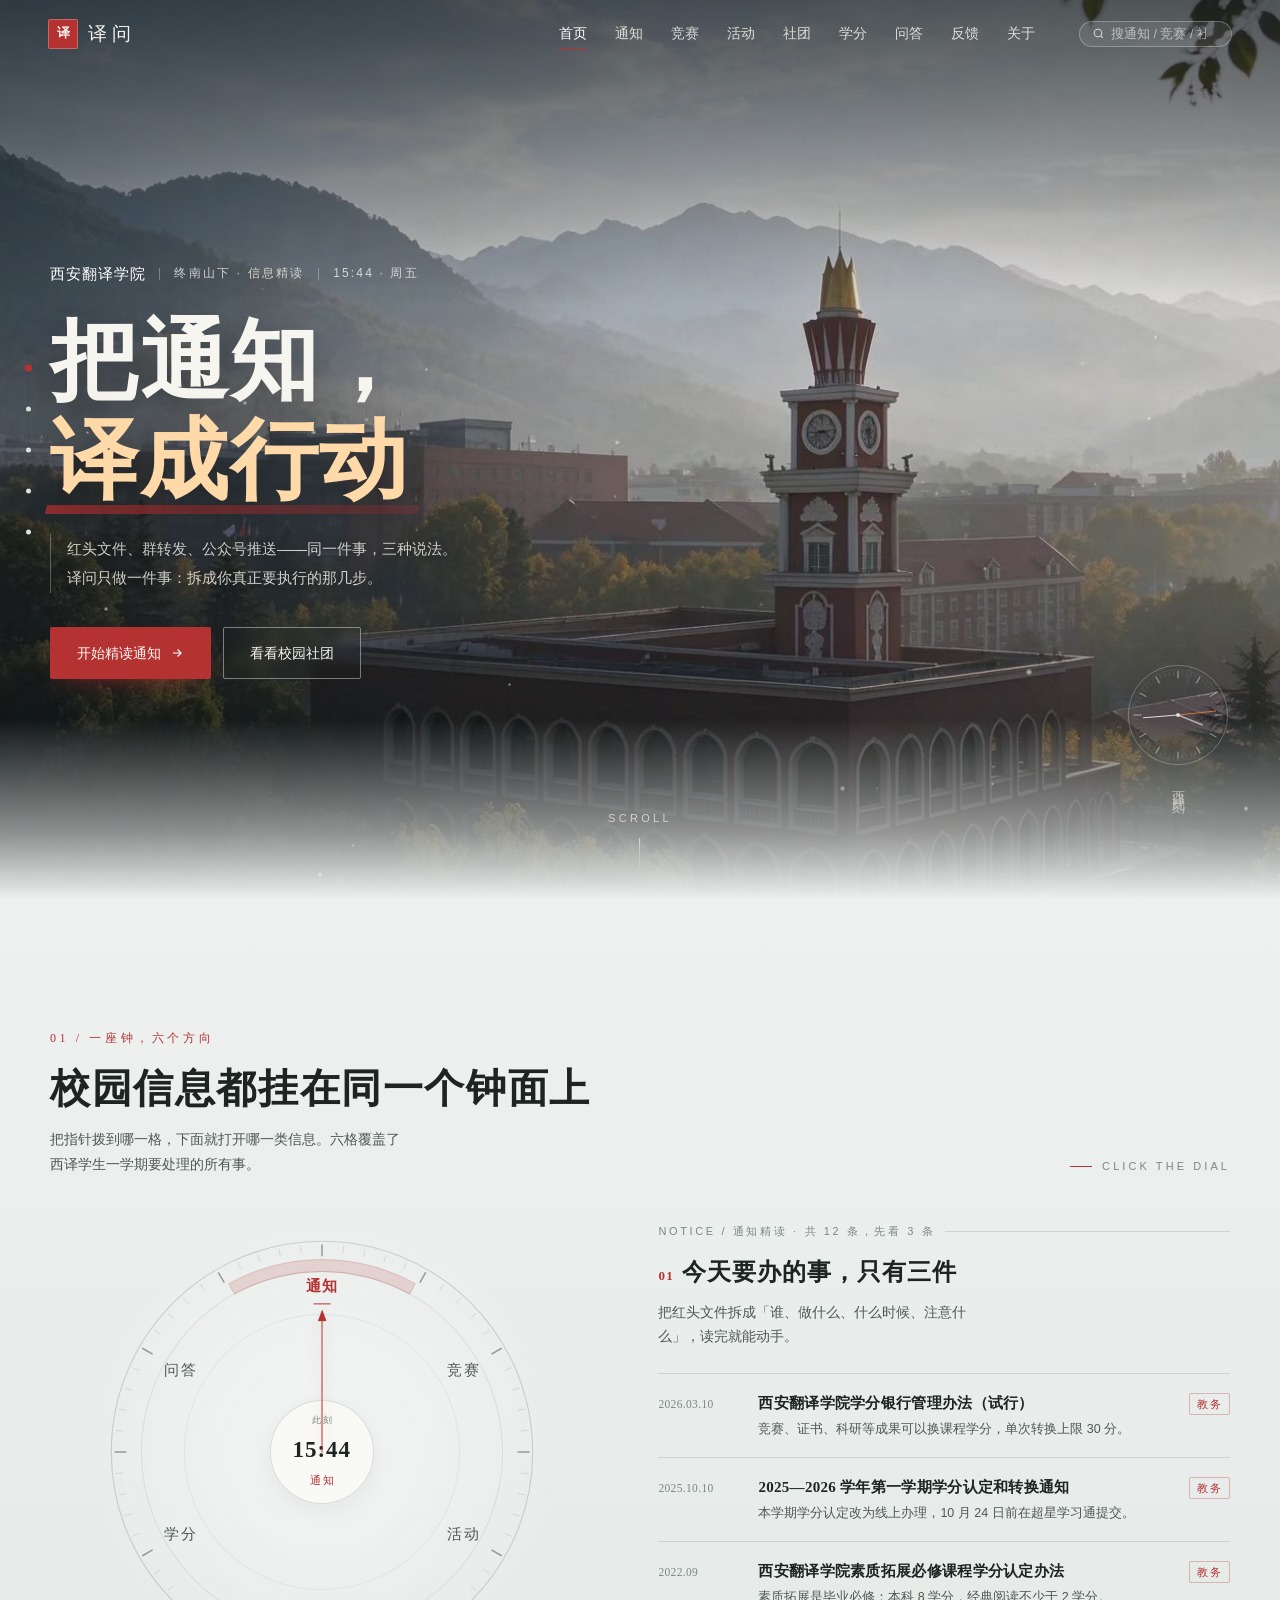
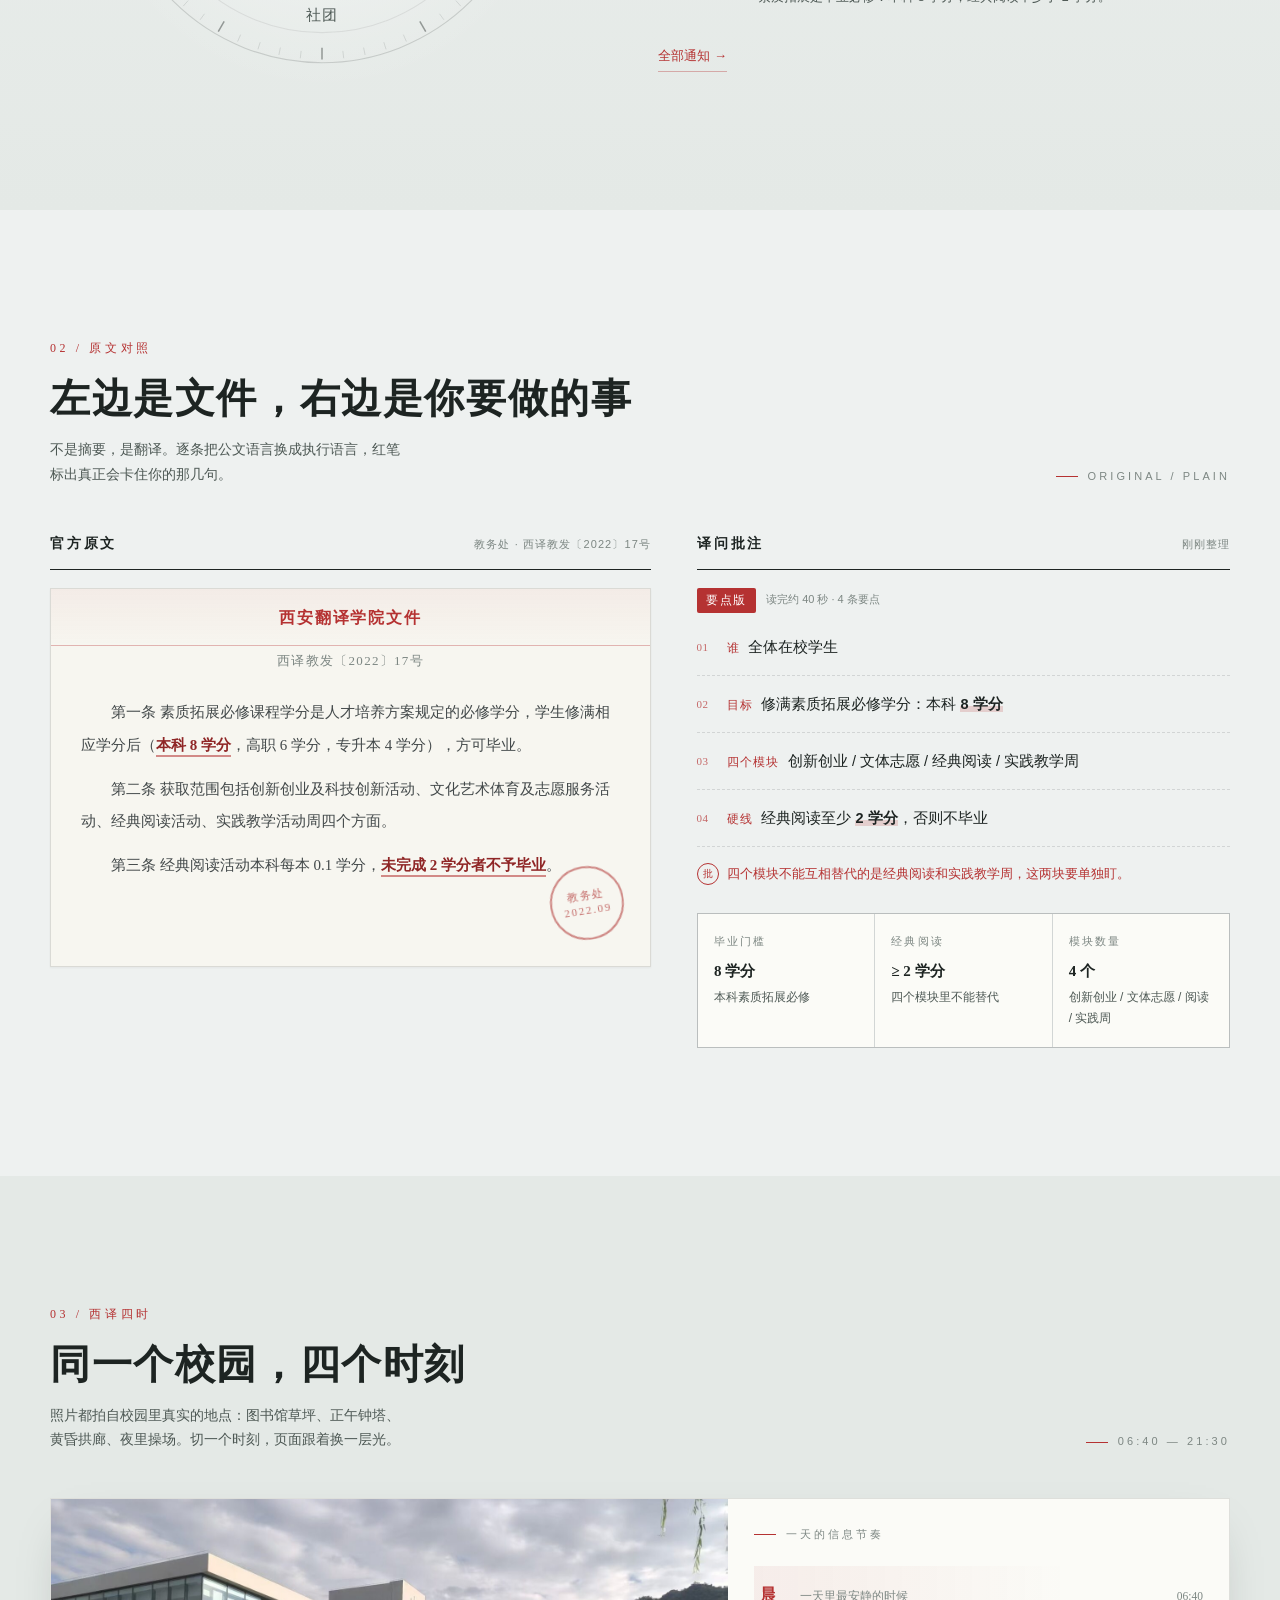
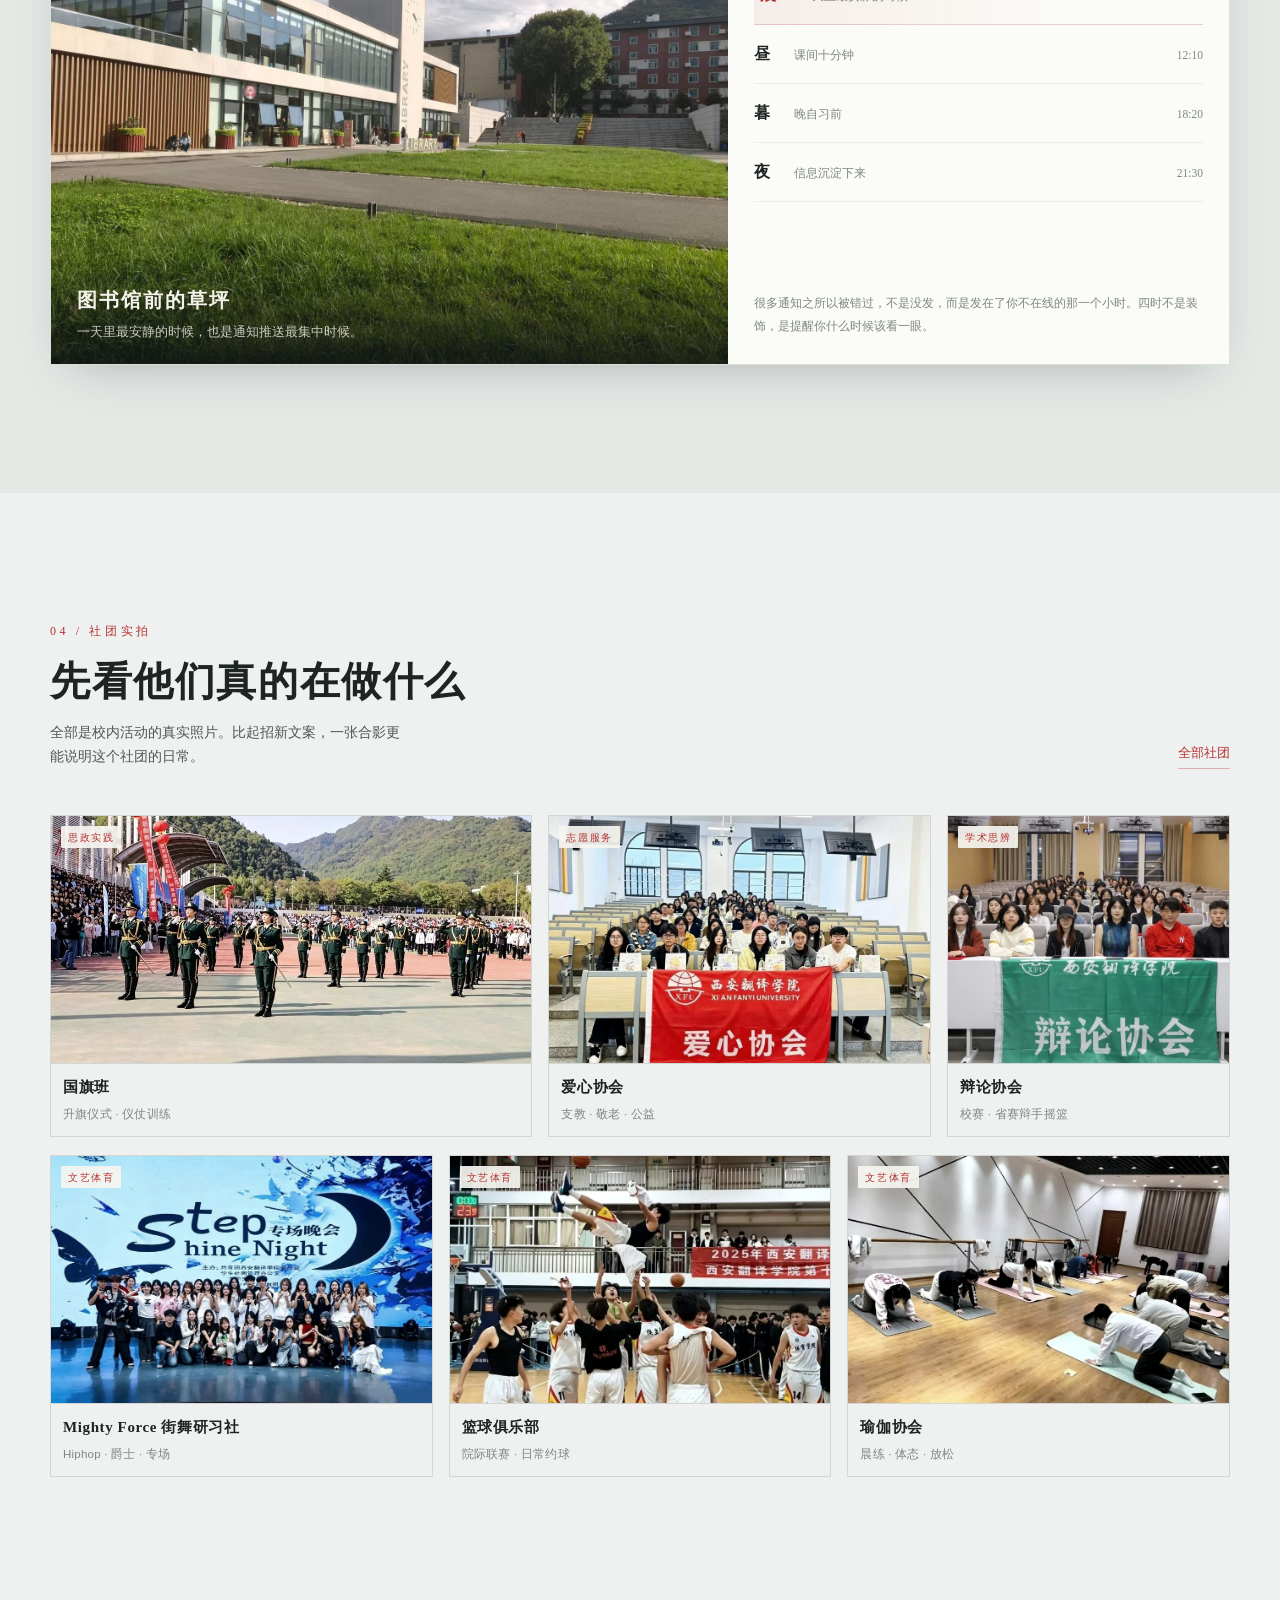
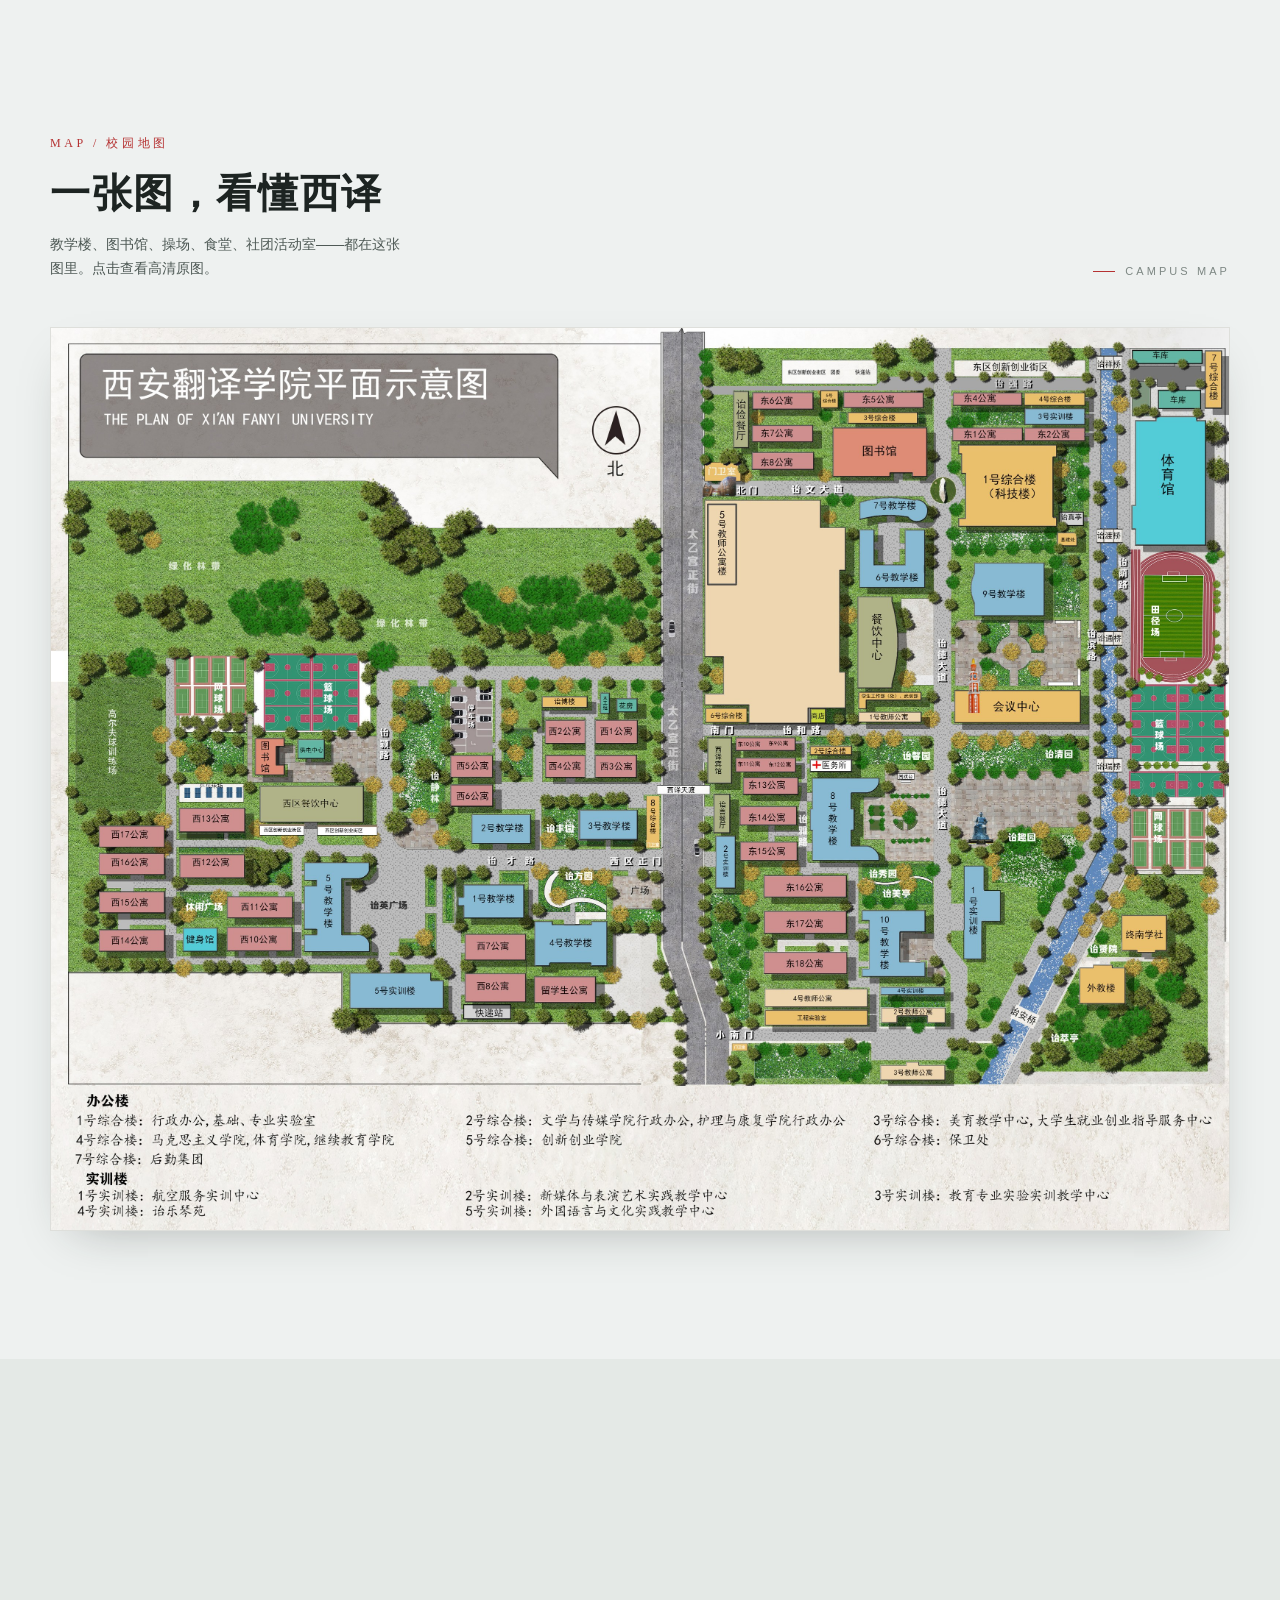
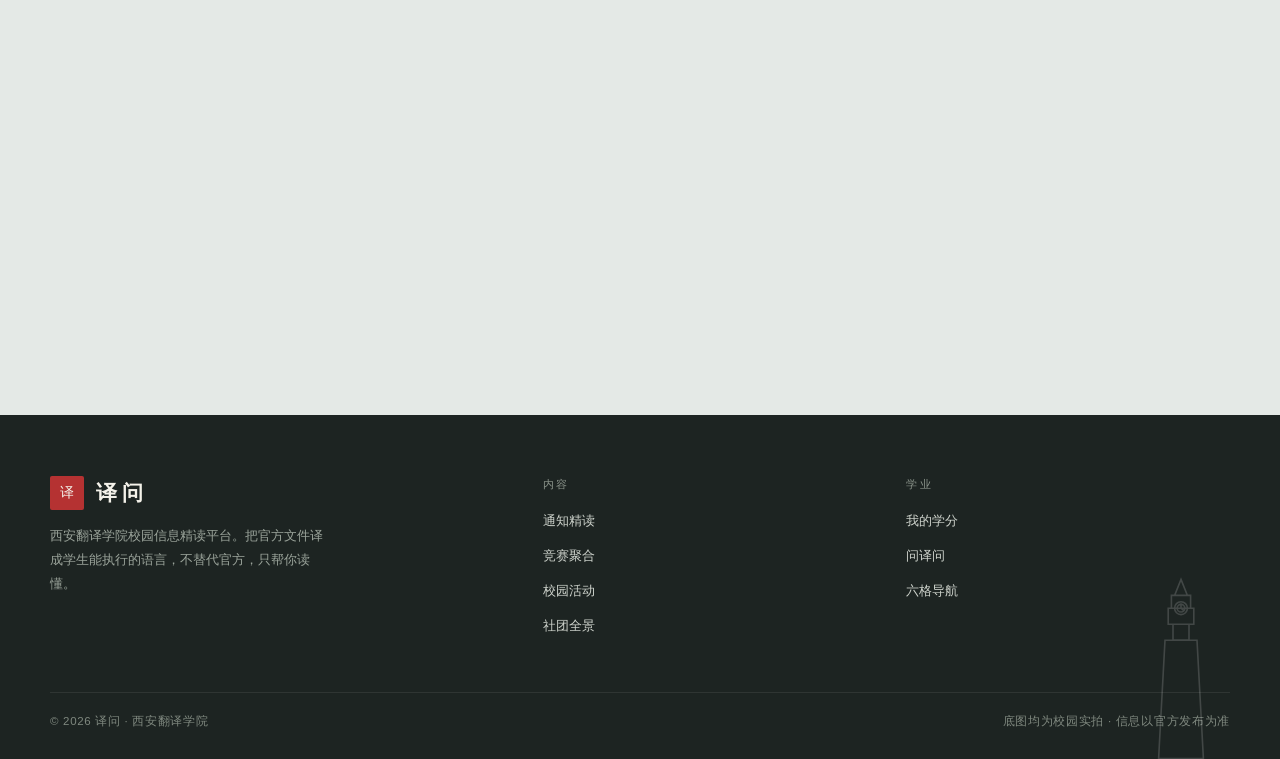
<file: index.html>
<!DOCTYPE html>
<html lang="zh-CN">
<head>
<meta charset="UTF-8">
<meta name="viewport" content="width=device-width, initial-scale=1, viewport-fit=cover">
<meta name="theme-color" content="#f0f2ef">
<title>译问 · 把通知译成行动｜西安翻译学院校园信息精读</title>
<meta name="description" content="西安翻译学院校园信息精读平台：把官方通知拆成谁、做什么、什么时候、注意什么，竞赛倒计时、社团实拍、学分进度一站聚合。">
<link rel="icon" href="data:image/svg+xml,%3Csvg xmlns='http://www.w3.org/2000/svg' viewBox='0 0 32 32'%3E%3Crect width='32' height='32' fill='%23b53232'/%3E%3Ctext x='16' y='23' text-anchor='middle' font-size='19' fill='%23f7f4ec' font-family='serif'%3E译%3C/text%3E%3C/svg%3E">
<link rel="stylesheet" href="assets/css/style.css">
</head>
<body>

<!-- ========== 导航 ========== -->
<nav class="nav" id="nav">
  <a class="nav__brand" href="index.html">
    <span class="nav__mark">译</span>
    <span class="nav__name">译问</span>
  </a>
  <button class="nav__toggle" id="navToggle" aria-label="打开菜单"><span></span><span></span><span></span></button>
  <div class="nav__links">
    <a href="index.html" class="is-active">首页</a>
    <a href="page-notice.html">通知</a>
    <a href="page-competition.html">竞赛</a>
    <a href="page-activity.html">活动</a>
    <a href="page-club.html">社团</a>
    <a href="page-credit.html">学分</a>
    <a href="page-ask.html">问答</a>
    <a href="page-feedback.html">反馈</a>
    <a href="#about">关于</a>
  </div>
  <div class="nav__right">
    <div class="nav__search">
      <svg viewBox="0 0 24 24" fill="none" stroke="currentColor" stroke-width="2"><circle cx="11" cy="11" r="7"/><path d="M20 20l-4-4"/></svg>
      <input id="searchInput" type="search" placeholder="搜通知 / 竞赛 / 社团" autocomplete="off">
    </div>
  </div>
</nav>
<div class="search-pop" id="searchPop"></div>

<!-- ========== 首屏 ========== -->
<header class="hero">
  <div class="hero__layers" id="heroLayers">
    <img class="hero__img" src="assets/img/hero-mist.jpg" alt="晨雾里的西译大本钟与拱廊教学楼，远处是终南山">
  </div>
  <div class="hero__veil"></div>
  <div class="hero__fade"></div>
  <div class="hero__dust" id="heroDust"></div>

  <div class="hero__inner">
    <div class="hero__meta">
      <span><b>西安翻译学院</b></span>
      <i class="sep"></i>
      <span>终南山下 · 信息精读</span>
      <i class="sep"></i>
      <span id="heroNow">此刻 —</span>
    </div>

    <h1>把通知，<br><em>译成行动</em></h1>

    <p class="hero__sub">红头文件、群转发、公众号推送——同一件事，三种说法。<br>译问只做一件事：拆成你真正要执行的那几步。</p>

    <div class="hero__actions">
      <a class="btn btn--seal" href="page-notice.html">
        开始精读通知
        <svg viewBox="0 0 24 24" fill="none" stroke="currentColor" stroke-width="2"><path d="M5 12h14M13 6l6 6-6 6"/></svg>
      </a>
      <a class="btn btn--ghost" href="page-club.html">看看校园社团</a>
    </div>
  </div>

  <!-- 实时钟（真实时间） -->
  <div class="hero__clock" aria-hidden="true">
    <svg viewBox="0 0 100 100" id="liveClock">
      <circle cx="50" cy="50" r="46" fill="none" stroke="rgba(255,255,255,.35)" stroke-width="0.8"/>
      <circle cx="50" cy="50" r="42" fill="none" stroke="rgba(255,255,255,.12)" stroke-width="0.6"/>
      <g id="tickMarks"></g>
      <line id="handHour" x1="50" y1="50" x2="50" y2="26" stroke="rgba(255,255,255,.6)" stroke-width="1.6" stroke-linecap="round"/>
      <line id="handMin" x1="50" y1="50" x2="50" y2="18" stroke="rgba(255,255,255,.9)" stroke-width="1" stroke-linecap="round"/>
      <line id="handSec" x1="50" y1="50" x2="50" y2="15" stroke="#e0793f" stroke-width="0.9" stroke-linecap="round"/>
      <circle cx="50" cy="50" r="1.8" fill="rgba(255,255,255,.85)"/>
    </svg>
    <span class="t">西译此刻</span>
  </div>

  <div class="hero__scroll">SCROLL</div>
</header>

<!-- 左侧进度轨 -->
<aside class="rail" aria-hidden="true">
  <div class="rail__line"></div>
  <div class="rail__fill" id="railFill"></div>
  <span class="rail__dot" data-dot="0"></span>
  <span class="rail__dot" data-dot="1"></span>
  <span class="rail__dot" data-dot="2"></span>
  <span class="rail__dot" data-dot="3"></span>
  <span class="rail__dot" data-dot="4"></span>
</aside>

<main>
  <!-- ========== 01 钟面 ========== -->
  <section class="section dial-sec" id="dialSec" data-r="0">
    <div class="wrap">
      <div class="section__head" data-reveal>
        <div class="section__head-l">
          <span class="sec-label">01 / 一座钟，六个方向</span>
          <h2 class="sec-title">校园信息都挂在同一个钟面上</h2>
          <p class="sec-desc">把指针拨到哪一格，下面就打开哪一类信息。六格覆盖了西译学生一学期要处理的所有事。</p>
        </div>
        <div class="eyebrow">CLICK THE DIAL</div>
      </div>

      <div class="dial-sec__grid">
        <!-- 钟面 -->
        <div class="dial" id="dial" data-reveal>
          <div class="dial__ring">
            <svg viewBox="0 0 400 400">
              <circle cx="200" cy="200" r="196" fill="none" stroke="rgba(29,36,34,.16)" stroke-width="1"/>
              <circle cx="200" cy="200" r="168" fill="none" stroke="rgba(29,36,34,.08)" stroke-width="1"/>
              <circle cx="200" cy="200" r="128" fill="none" stroke="rgba(29,36,34,.05)" stroke-width="1"/>
              <g id="dialTicks"></g>
              <g id="dialSectors"></g>
            </svg>
          </div>
          <!-- 标签由 JS 生成 -->
          <div class="dial__hub">
            <small>此刻</small>
            <b id="hubNow">--:--</b>
            <span class="now" id="hubLabel">通知</span>
          </div>
          <div class="dial__hand" id="dialHand"></div>
        </div>

        <!-- 面板 -->
        <div class="panel" id="panel" data-reveal data-delay="1"></div>
      </div>
    </div>
  </section>

  <!-- ========== 02 原文 → 行动 ========== -->
  <section class="section reader-sec" data-r="1">
    <div class="wrap">
      <div class="section__head" data-reveal>
        <div class="section__head-l">
          <span class="sec-label">02 / 原文对照</span>
          <h2 class="sec-title">左边是文件，右边是你要做的事</h2>
          <p class="sec-desc">不是摘要，是翻译。逐条把公文语言换成执行语言，红笔标出真正会卡住你的那几句。</p>
        </div>
        <div class="eyebrow">ORIGINAL / PLAIN</div>
      </div>

      <div class="reader" data-reveal>
        <div>
          <div class="reader__col-h">
            <h3>官方原文</h3>
            <span>教务处 · 西译教发〔2022〕17号</span>
          </div>
          <div class="doc-original" id="docOriginal"></div>
        </div>

        <div>
          <div class="reader__col-h">
            <h3>译问批注</h3>
            <span id="briefTime">刚刚整理</span>
          </div>
          <div class="doc-human" id="docHuman">
            <div class="doc-human__head">
              <span class="who">要点版</span>
              <span class="tm">读完约 40 秒 · 4 条要点</span>
            </div>
            <ul class="brief" id="briefList"></ul>
            <div class="hand-note" id="handNote"></div>
          </div>

          <div class="facts" id="factsRow"></div>
        </div>
      </div>
    </div>
  </section>

  <!-- ========== 03 四时 ========== -->
  <section class="section light-sec" data-r="2">
    <div class="wrap">
      <div class="section__head" data-reveal>
        <div class="section__head-l">
          <span class="sec-label">03 / 西译四时</span>
          <h2 class="sec-title">同一个校园，四个时刻</h2>
          <p class="sec-desc">照片都拍自校园里真实的地点：图书馆草坪、正午钟塔、黄昏拱廊、夜里操场。切一个时刻，页面跟着换一层光。</p>
        </div>
        <div class="eyebrow">06:40 — 21:30</div>
      </div>

      <div class="light__stage" data-reveal>
        <div class="light__view" id="lightView">
          <!-- 图片由 JS 生成 -->
          <div class="light__cap">
            <b id="lightCap">图书馆前的草坪</b>
            <span id="lightDesc">一天里最安静的时候</span>
          </div>
        </div>
        <div class="light__side">
          <div class="eyebrow" style="margin-bottom:18px">一天的信息节奏</div>
          <ul class="light__tabs" id="lightTabs"></ul>
          <p class="light__note">很多通知之所以被错过，不是没发，而是发在了你不在线的那一个小时。四时不是装饰，是提醒你什么时候该看一眼。</p>
        </div>
      </div>
    </div>
  </section>

  <!-- ========== 04 社团 ========== -->
  <section class="section club-sec" data-r="3">
    <div class="wrap">
      <div class="section__head" data-reveal>
        <div class="section__head-l">
          <span class="sec-label">04 / 社团实拍</span>
          <h2 class="sec-title">先看他们真的在做什么</h2>
          <p class="sec-desc">全部是校内活动的真实照片。比起招新文案，一张合影更能说明这个社团的日常。</p>
        </div>
        <a class="panel__more" href="page-club.html">全部社团</a>
      </div>
      <div class="club-wall" id="clubWall" data-reveal></div>
    </div>
  </section>

  <!-- ========== 校园地图 ========== -->
  <section class="section map-sec">
    <div class="wrap">
      <div class="section__head" data-reveal>
        <div class="section__head-l">
          <span class="sec-label">MAP / 校园地图</span>
          <h2 class="sec-title">一张图，看懂西译</h2>
          <p class="sec-desc">教学楼、图书馆、操场、食堂、社团活动室——都在这张图里。点击查看高清原图。</p>
        </div>
        <div class="eyebrow">CAMPUS MAP</div>
      </div>
      <a class="map-box" href="assets/img/campus-map.jpg" target="_blank" rel="noopener" data-reveal>
        <img src="assets/img/campus-map.jpg" alt="西安翻译学院校园地图" loading="lazy">
        <span class="map-box__hint">点击查看高清原图 ↗</span>
      </a>
    </div>
  </section>

  <!-- ========== 05 学分 / 问答 ========== -->
  <section class="section strip-sec" id="about" data-r="4">
    <div class="wrap">
      <div class="section__head" data-reveal>
        <div class="section__head-l">
          <span class="sec-label">05 / 学业与提问</span>
          <h2 class="sec-title">学分、疑问，还有这个项目</h2>
        </div>
        <div class="eyebrow">CREDIT / ASK</div>
      </div>

      <div class="strip" data-reveal>
        <div class="strip__cell strip__cell--credit">
          <svg class="ring" viewBox="0 0 100 100">
            <circle cx="50" cy="50" r="42" fill="none" stroke="rgba(29,36,34,.1)" stroke-width="6"/>
            <circle id="creditRing" cx="50" cy="50" r="42" fill="none" stroke="#b53232" stroke-width="6"
              stroke-dasharray="264" stroke-dashoffset="264" transform="rotate(-90 50 50)"/>
            <text x="50" y="46" text-anchor="middle" font-size="19" fill="#1d2422" font-family="Songti SC, serif">3.4</text>
            <text x="50" y="62" text-anchor="middle" font-size="8" fill="#7d8783">/ 8 学分</text>
          </svg>
          <small>CREDIT / 学分</small>
          <h4>素质拓展还差 4.6 分</h4>
          <p>四个模块里「实践教学活动周」还没动，经典阅读还差 1 分。缺口在哪、怎么补，都在学分页。</p>
          <a class="go" href="page-credit.html">看我的学分 →</a>
        </div>

        <div class="strip__cell">
          <small>ASK / 问答</small>
          <h4>问得明白，答得清楚</h4>
          <p>“补考什么时候”“奖学金怎么评”“转专业还来得及吗”——不用翻十份文件，直接问。</p>
          <a class="go" href="page-ask.html">去提问 →</a>
        </div>

        <div class="strip__cell">
          <small>ABOUT / 关于译问</small>
          <h4>一个校园信息精读作品</h4>
          <p>由西安翻译学院电子信息科学与技术专业 5 人团队共同完成。基于常规前端技术栈，只做一件事：让信息可读。</p>
          <a class="go" href="page-ask.html#about">项目说明 →</a>
        </div>
      </div>
    </div>
  </section>
</main>

<!-- ========== 页脚 ========== -->
<footer class="footer">
  <div class="wrap">
    <div class="footer__grid">
      <div>
        <div class="footer__brand"><span class="footer__mark">译</span><b>译问</b></div>
        <p>西安翻译学院校园信息精读平台。把官方文件译成学生能执行的语言，不替代官方，只帮你读懂。</p>
      </div>
      <div>
        <h5>内容</h5>
        <ul>
          <li><a href="page-notice.html">通知精读</a></li>
          <li><a href="page-competition.html">竞赛聚合</a></li>
          <li><a href="page-activity.html">校园活动</a></li>
          <li><a href="page-club.html">社团全景</a></li>
        </ul>
      </div>
      <div>
        <h5>学业</h5>
        <ul>
          <li><a href="page-credit.html">我的学分</a></li>
          <li><a href="page-ask.html">问译问</a></li>
          <li><a href="#dialSec">六格导航</a></li>
        </ul>
      </div>
    </div>
    <div class="footer__bottom">
      <span>© 2026 译问 · 西安翻译学院</span>
      <span>底图均为校园实拍 · 信息以官方发布为准</span>
    </div>
  </div>
  <svg class="footer__tower" viewBox="0 0 60 120" fill="none" stroke="#fff" stroke-width="1">
    <path d="M30 4l4 10h-8l4-10zM24 14h12v8H24zM22 22h16v10H22zM25 32h10v10H25z"/>
    <path d="M20 42h20l4 74H16z"/>
    <circle cx="30" cy="22" r="4"/><circle cx="30" cy="22" r="2.4"/>
    <path d="M30 19v3M30 22l2 1.6"/>
  </svg>
</footer>

<button class="to-top" id="toTop" aria-label="回到顶部">↑</button>

<script src="assets/js/data.js"></script>
<script src="assets/js/app.js"></script>
<script src="assets/js/home.js"></script>
</body>
</html>
</file>
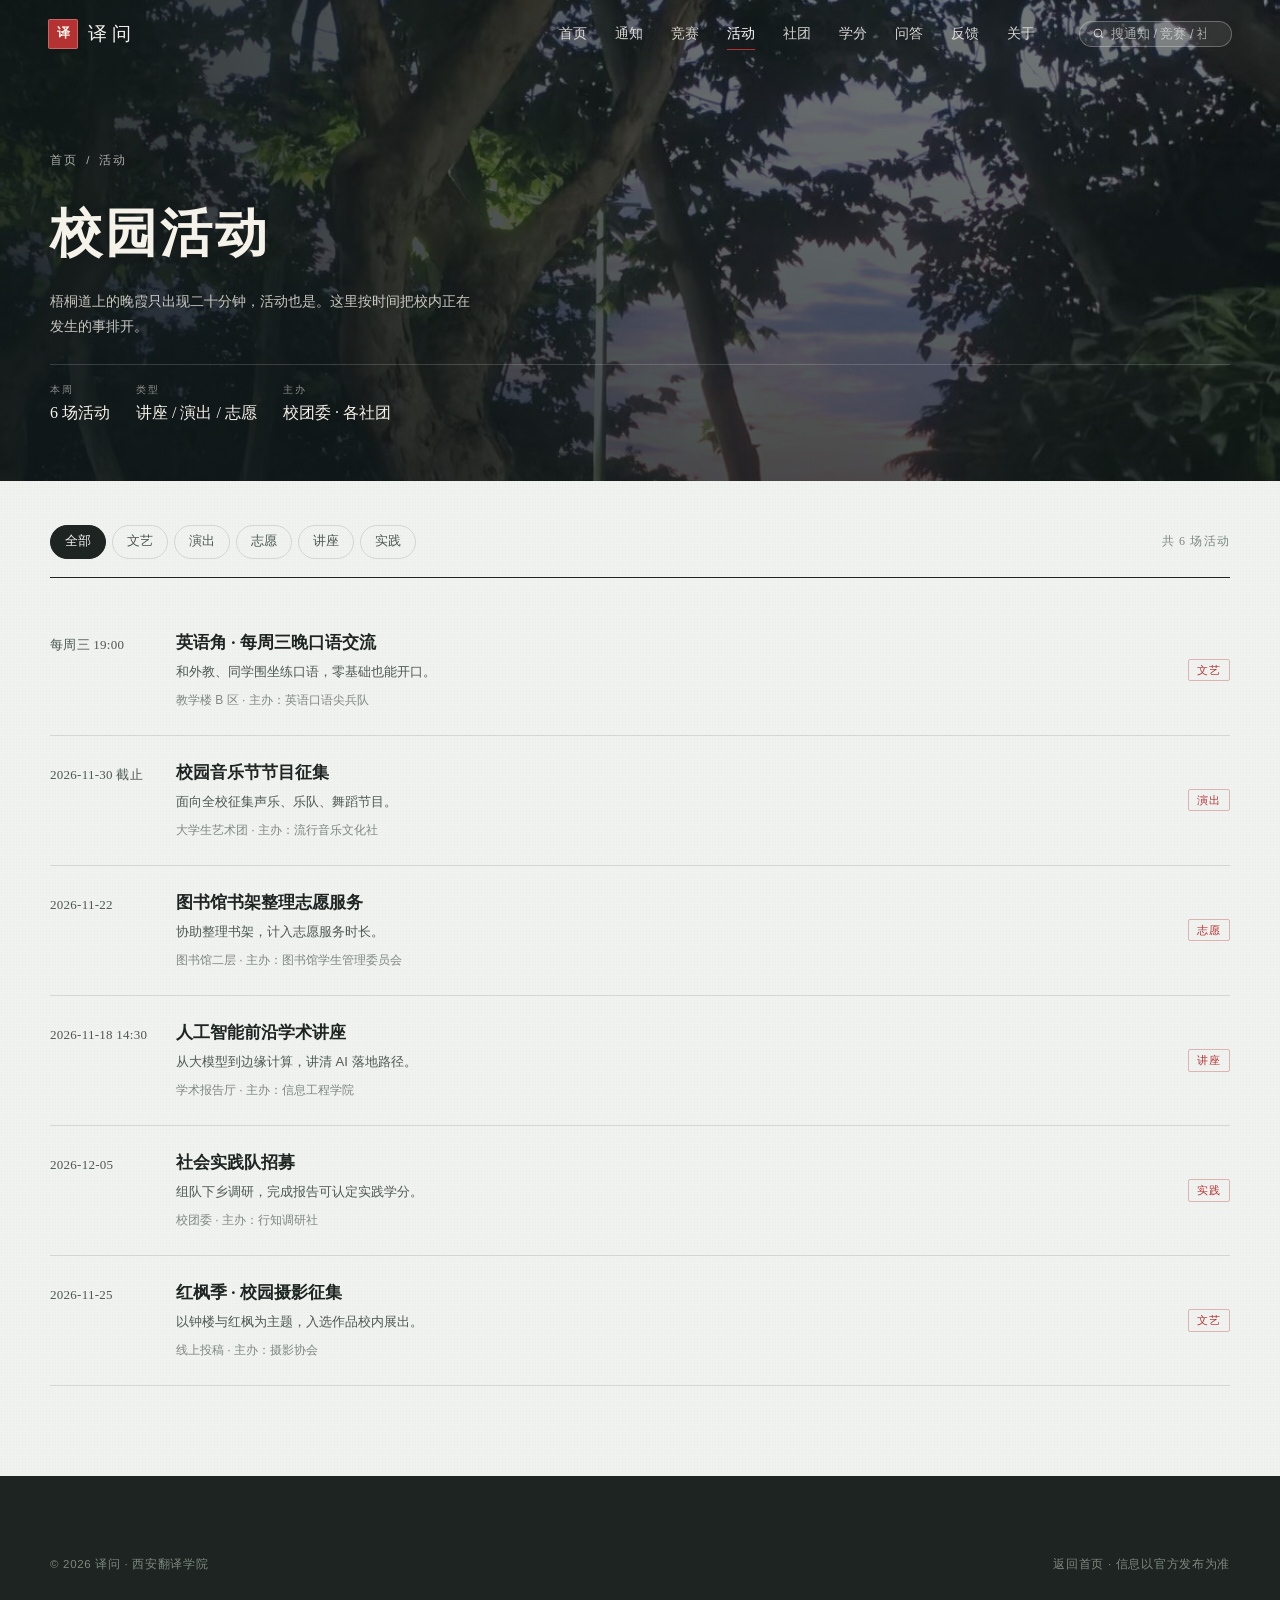
<file: page-activity.html>
<!DOCTYPE html>
<html lang="zh-CN">
<head>
<meta charset="UTF-8">
<meta name="viewport" content="width=device-width, initial-scale=1, viewport-fit=cover">
<meta name="theme-color" content="#f0f2ef">
<title>校园活动 · 译问｜西安翻译学院</title>
<meta name="description" content="讲座、演出、志愿、实践，本周校园里正在发生什么，按类型筛选按时间排。">
<link rel="icon" href="data:image/svg+xml,%3Csvg xmlns='http://www.w3.org/2000/svg' viewBox='0 0 32 32'%3E%3Crect width='32' height='32' fill='%23b53232'/%3E%3Ctext x='16' y='23' text-anchor='middle' font-size='19' fill='%23f7f4ec' font-family='serif'%3E译%3C/text%3E%3C/svg%3E">
<link rel="stylesheet" href="assets/css/style.css">
</head>
<body data-page="activity">

<nav class="nav" id="nav">
  <a class="nav__brand" href="index.html"><span class="nav__mark">译</span><span class="nav__name">译问</span></a>
  <button class="nav__toggle" id="navToggle" aria-label="打开菜单"><span></span><span></span><span></span></button>
  <div class="nav__links">
    <a href="index.html">首页</a>
    <a href="page-notice.html">通知</a>
    <a href="page-competition.html">竞赛</a>
    <a href="page-activity.html" class="is-active">活动</a>
    <a href="page-club.html">社团</a>
    <a href="page-credit.html">学分</a>
    <a href="page-ask.html">问答</a>
    <a href="page-feedback.html">反馈</a>
    <a href="index.html#about">关于</a>
  </div>
  <div class="nav__right">
    <div class="nav__search">
      <svg viewBox="0 0 24 24" fill="none" stroke="currentColor" stroke-width="2"><circle cx="11" cy="11" r="7"/><path d="M20 20l-4-4"/></svg>
      <input id="searchInput" type="search" placeholder="搜通知 / 竞赛 / 社团" autocomplete="off">
    </div>
  </div>
</nav>
<div class="search-pop" id="searchPop"></div>

<header class="sub-hero">
  <div class="sub-hero__bg"><img src="assets/img/plane-tree-sunset.jpg" alt="粉紫晚霞下的校园梧桐林荫道"></div>
  <div class="wrap sub-hero__in">
    <nav class="crumb"><a href="index.html">首页</a><span>/</span><span>活动</span></nav>
    <h1>校园活动</h1>
    <p>梧桐道上的晚霞只出现二十分钟，活动也是。这里按时间把校内正在发生的事排开。</p>
    <div class="sub-hero__meta">
      <div><small>本周</small><b>6 场活动</b></div>
      <div><small>类型</small><b>讲座 / 演出 / 志愿</b></div>
      <div><small>主办</small><b>校团委 · 各社团</b></div>
    </div>
  </div>
</header>

<main class="sub-body">
  <div class="wrap"><div id="pageApp"></div></div>
</main>

<footer class="footer">
  <div class="wrap">
    <div class="footer__bottom" style="margin-top:0;border-top:0">
      <span>© 2026 译问 · 西安翻译学院</span>
      <span><a href="index.html">返回首页</a> · 信息以官方发布为准</span>
    </div>
  </div>
</footer>
<button class="to-top" id="toTop" aria-label="回到顶部">↑</button>

<script src="assets/js/data.js"></script>
<script src="assets/js/app.js"></script>
<script src="assets/js/sub.js"></script>
</body>
</html>
</file>
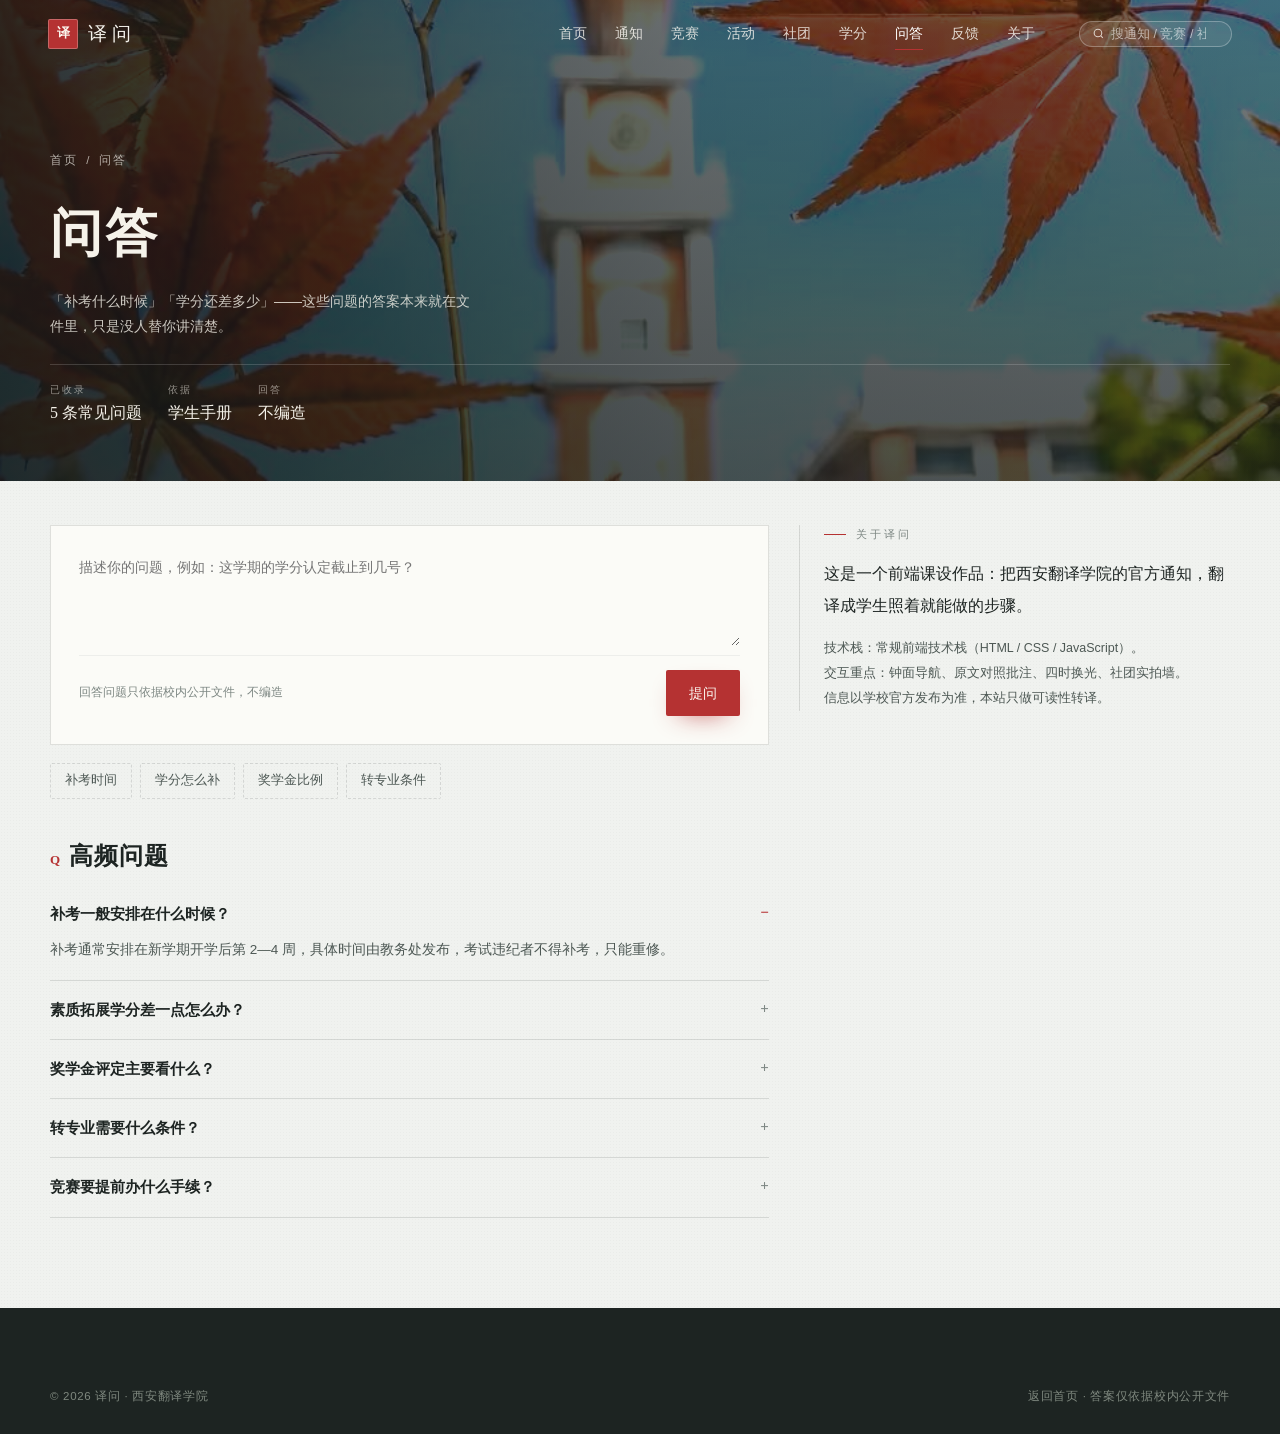
<file: page-ask.html>
<!DOCTYPE html>
<html lang="zh-CN">
<head>
<meta charset="UTF-8">
<meta name="viewport" content="width=device-width, initial-scale=1, viewport-fit=cover">
<meta name="theme-color" content="#f0f2ef">
<title>问答 · 译问｜西安翻译学院</title>
<meta name="description" content="问得明白，答得清楚：补考、学分、奖学金、转专业等校内高频问题。">
<link rel="icon" href="data:image/svg+xml,%3Csvg xmlns='http://www.w3.org/2000/svg' viewBox='0 0 32 32'%3E%3Crect width='32' height='32' fill='%23b53232'/%3E%3Ctext x='16' y='23' text-anchor='middle' font-size='19' fill='%23f7f4ec' font-family='serif'%3E译%3C/text%3E%3C/svg%3E">
<link rel="stylesheet" href="assets/css/style.css">
</head>
<body data-page="ask">

<nav class="nav" id="nav">
  <a class="nav__brand" href="index.html"><span class="nav__mark">译</span><span class="nav__name">译问</span></a>
  <button class="nav__toggle" id="navToggle" aria-label="打开菜单"><span></span><span></span><span></span></button>
  <div class="nav__links">
    <a href="index.html">首页</a>
    <a href="page-notice.html">通知</a>
    <a href="page-competition.html">竞赛</a>
    <a href="page-activity.html">活动</a>
    <a href="page-club.html">社团</a>
    <a href="page-credit.html">学分</a>
    <a href="page-ask.html" class="is-active">问答</a>
    <a href="page-feedback.html">反馈</a>
    <a href="index.html#about">关于</a>
  </div>
  <div class="nav__right">
    <div class="nav__search">
      <svg viewBox="0 0 24 24" fill="none" stroke="currentColor" stroke-width="2"><circle cx="11" cy="11" r="7"/><path d="M20 20l-4-4"/></svg>
      <input id="searchInput" type="search" placeholder="搜通知 / 竞赛 / 社团" autocomplete="off">
    </div>
  </div>
</nav>
<div class="search-pop" id="searchPop"></div>

<header class="sub-hero">
  <div class="sub-hero__bg"><img src="assets/img/maple-tower.jpg" alt="红枫叶片框住的钟楼与蓝天"></div>
  <div class="wrap sub-hero__in">
    <nav class="crumb"><a href="index.html">首页</a><span>/</span><span>问答</span></nav>
    <h1>问答</h1>
    <p>「补考什么时候」「学分还差多少」——这些问题的答案本来就在文件里，只是没人替你讲清楚。</p>
    <div class="sub-hero__meta">
      <div><small>已收录</small><b>5 条常见问题</b></div>
      <div><small>依据</small><b>学生手册</b></div>
      <div><small>回答</small><b>不编造</b></div>
    </div>
  </div>
</header>

<main class="sub-body">
  <div class="wrap"><div id="pageApp"></div></div>
</main>

<footer class="footer">
  <div class="wrap">
    <div class="footer__bottom" style="margin-top:0;border-top:0">
      <span>© 2026 译问 · 西安翻译学院</span>
      <span><a href="index.html">返回首页</a> · 答案仅依据校内公开文件</span>
    </div>
  </div>
</footer>
<button class="to-top" id="toTop" aria-label="回到顶部">↑</button>

<script src="assets/js/data.js"></script>
<script src="assets/js/app.js"></script>
<script src="assets/js/sub.js"></script>
</body>
</html>
</file>
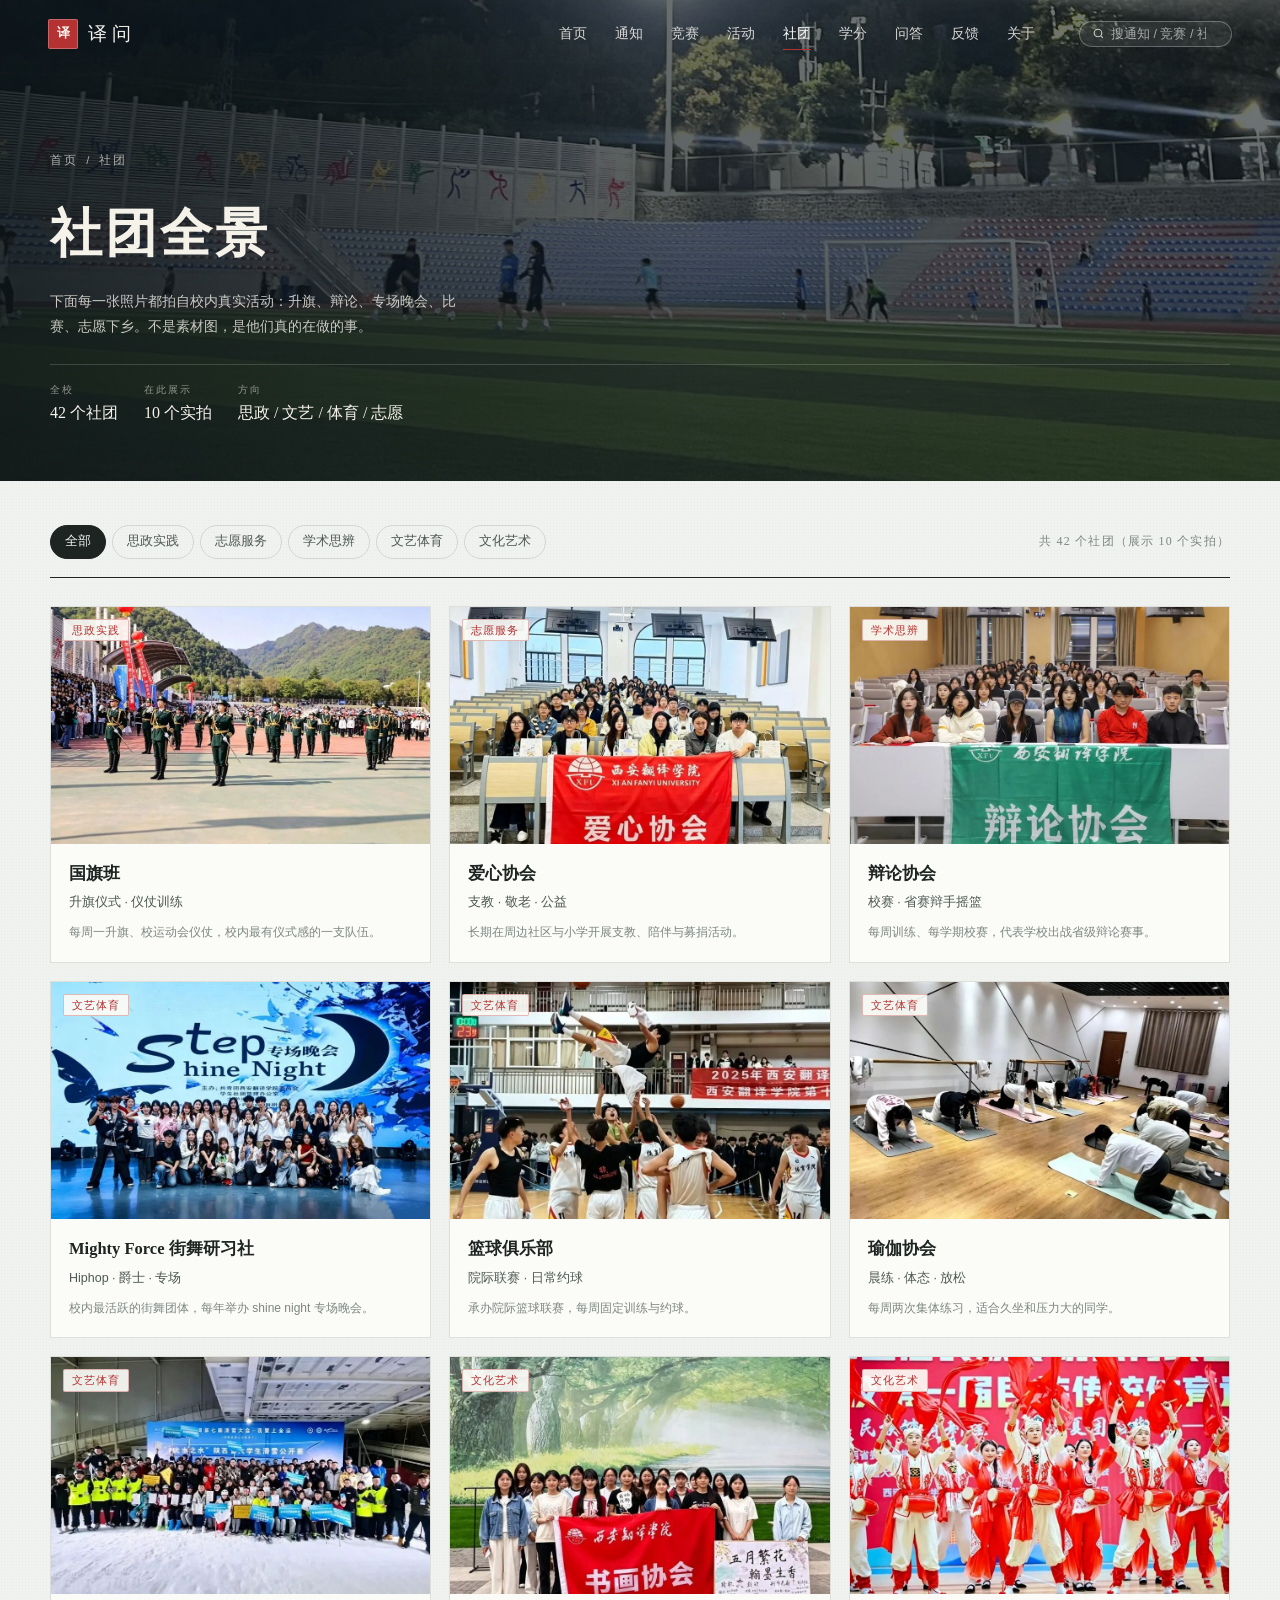
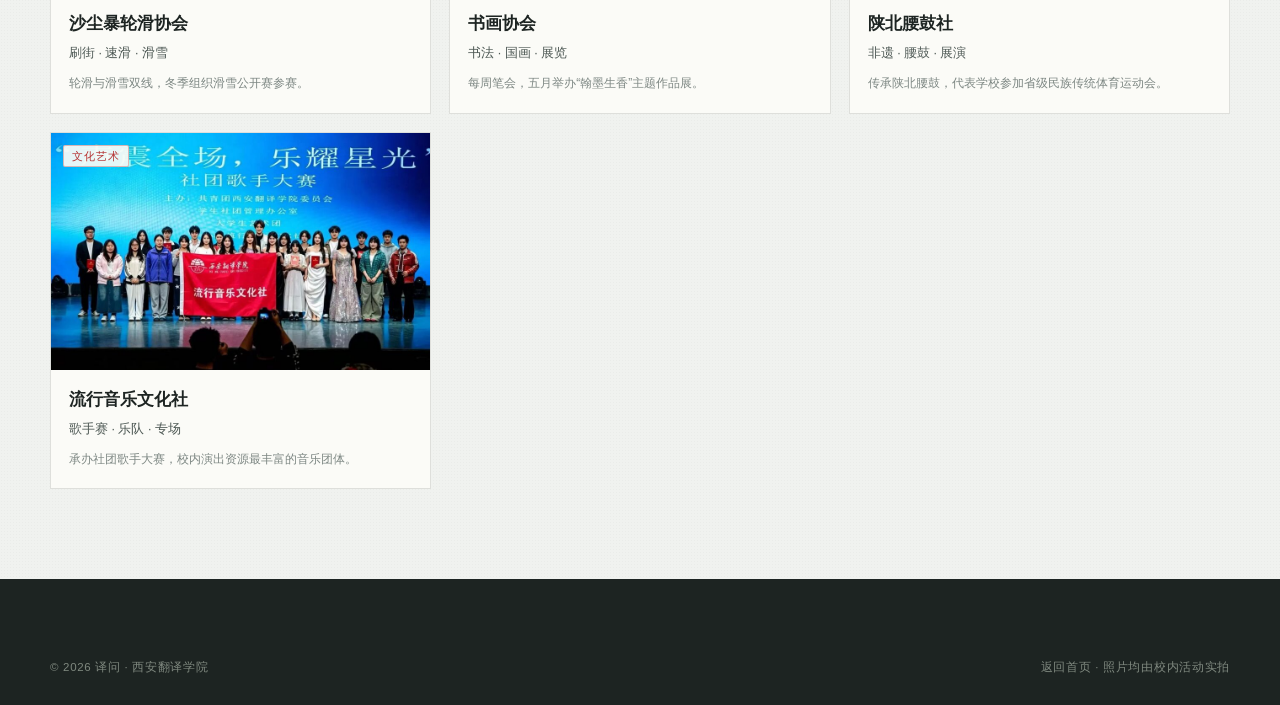
<file: page-club.html>
<!DOCTYPE html>
<html lang="zh-CN">
<head>
<meta charset="UTF-8">
<meta name="viewport" content="width=device-width, initial-scale=1, viewport-fit=cover">
<meta name="theme-color" content="#f0f2ef">
<title>社团全景 · 译问｜西安翻译学院</title>
<meta name="description" content="42 个校园社团，全部为校内活动实拍照片，先看他们真的在做什么。">
<link rel="icon" href="data:image/svg+xml,%3Csvg xmlns='http://www.w3.org/2000/svg' viewBox='0 0 32 32'%3E%3Crect width='32' height='32' fill='%23b53232'/%3E%3Ctext x='16' y='23' text-anchor='middle' font-size='19' fill='%23f7f4ec' font-family='serif'%3E译%3C/text%3E%3C/svg%3E">
<link rel="stylesheet" href="assets/css/style.css">
</head>
<body data-page="club">

<nav class="nav" id="nav">
  <a class="nav__brand" href="index.html"><span class="nav__mark">译</span><span class="nav__name">译问</span></a>
  <button class="nav__toggle" id="navToggle" aria-label="打开菜单"><span></span><span></span><span></span></button>
  <div class="nav__links">
    <a href="index.html">首页</a>
    <a href="page-notice.html">通知</a>
    <a href="page-competition.html">竞赛</a>
    <a href="page-activity.html">活动</a>
    <a href="page-club.html" class="is-active">社团</a>
    <a href="page-credit.html">学分</a>
    <a href="page-ask.html">问答</a>
    <a href="page-feedback.html">反馈</a>
    <a href="index.html#about">关于</a>
  </div>
  <div class="nav__right">
    <div class="nav__search">
      <svg viewBox="0 0 24 24" fill="none" stroke="currentColor" stroke-width="2"><circle cx="11" cy="11" r="7"/><path d="M20 20l-4-4"/></svg>
      <input id="searchInput" type="search" placeholder="搜通知 / 竞赛 / 社团" autocomplete="off">
    </div>
  </div>
</nav>
<div class="search-pop" id="searchPop"></div>

<header class="sub-hero">
  <div class="sub-hero__bg"><img src="assets/img/field-night.jpg" alt="夜晚的操场、看台与背后的山"></div>
  <div class="wrap sub-hero__in">
    <nav class="crumb"><a href="index.html">首页</a><span>/</span><span>社团</span></nav>
    <h1>社团全景</h1>
    <p>下面每一张照片都拍自校内真实活动：升旗、辩论、专场晚会、比赛、志愿下乡。不是素材图，是他们真的在做的事。</p>
    <div class="sub-hero__meta">
      <div><small>全校</small><b>42 个社团</b></div>
      <div><small>在此展示</small><b>10 个实拍</b></div>
      <div><small>方向</small><b>思政 / 文艺 / 体育 / 志愿</b></div>
    </div>
  </div>
</header>

<main class="sub-body">
  <div class="wrap"><div id="pageApp"></div></div>
</main>

<footer class="footer">
  <div class="wrap">
    <div class="footer__bottom" style="margin-top:0;border-top:0">
      <span>© 2026 译问 · 西安翻译学院</span>
      <span><a href="index.html">返回首页</a> · 照片均由校内活动实拍</span>
    </div>
  </div>
</footer>
<button class="to-top" id="toTop" aria-label="回到顶部">↑</button>

<script src="assets/js/data.js"></script>
<script src="assets/js/app.js"></script>
<script src="assets/js/sub.js"></script>
</body>
</html>
</file>
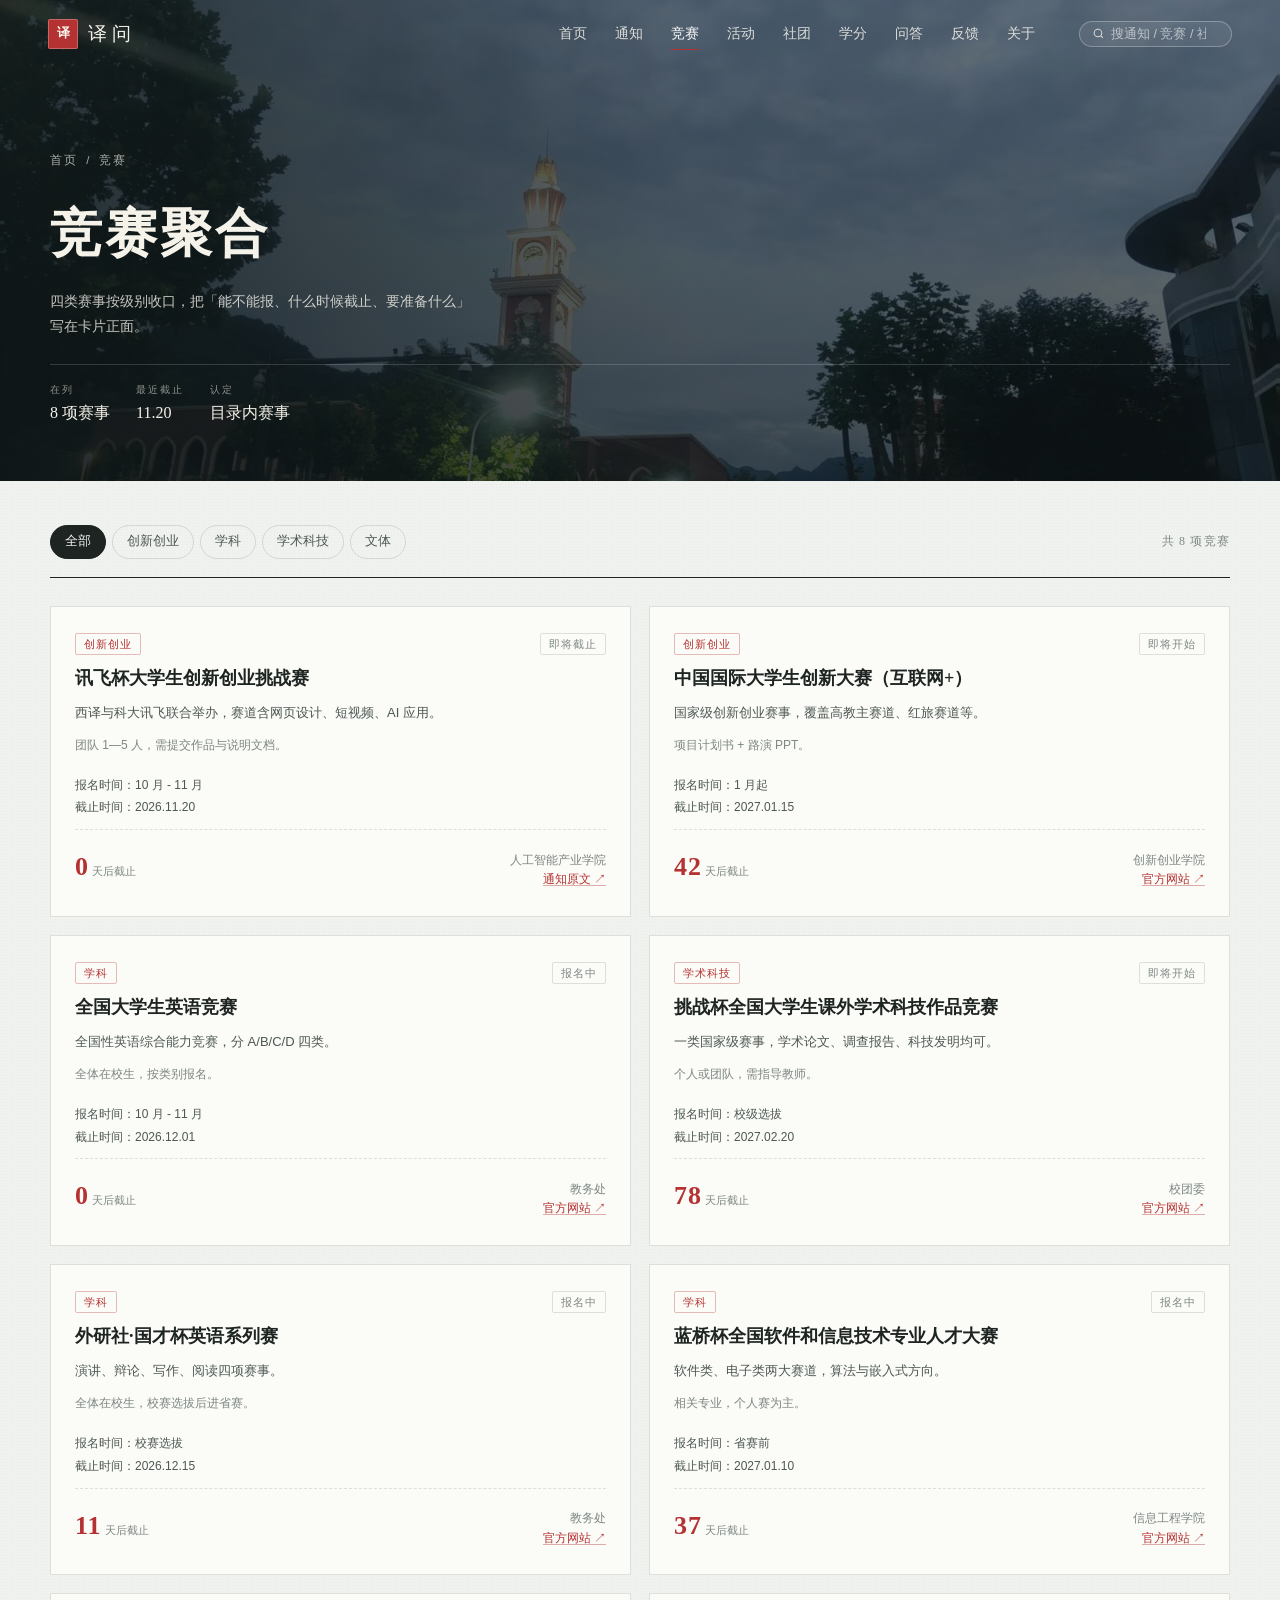
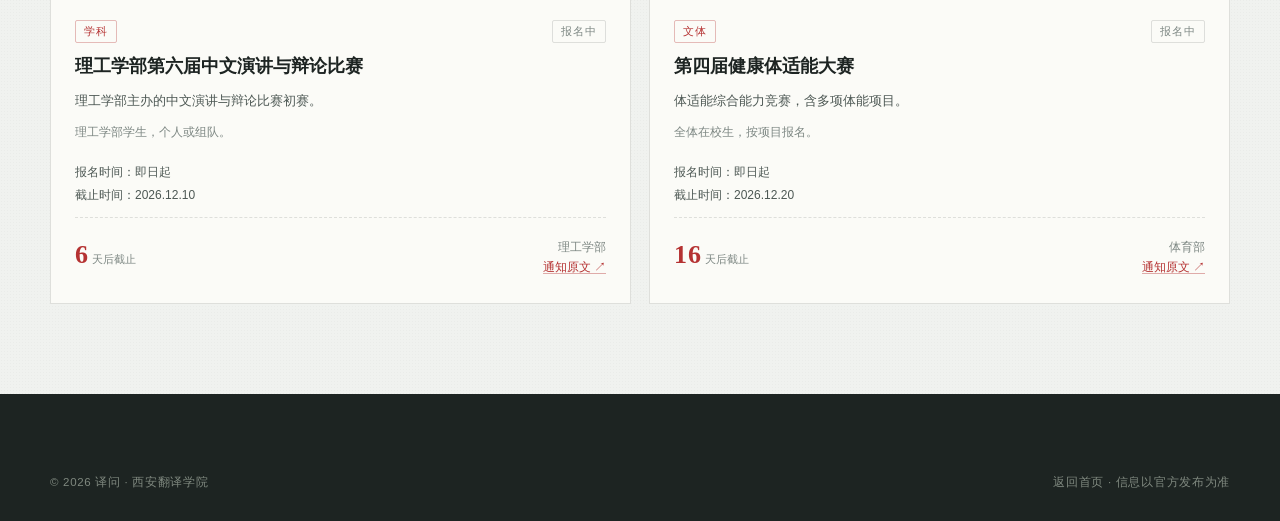
<file: page-competition.html>
<!DOCTYPE html>
<html lang="zh-CN">
<head>
<meta charset="UTF-8">
<meta name="viewport" content="width=device-width, initial-scale=1, viewport-fit=cover">
<meta name="theme-color" content="#f0f2ef">
<title>竞赛聚合 · 译问｜西安翻译学院</title>
<meta name="description" content="国、省、市、校四级学科竞赛统一收口，报名条件、截止日期与倒计时。">
<link rel="icon" href="data:image/svg+xml,%3Csvg xmlns='http://www.w3.org/2000/svg' viewBox='0 0 32 32'%3E%3Crect width='32' height='32' fill='%23b53232'/%3E%3Ctext x='16' y='23' text-anchor='middle' font-size='19' fill='%23f7f4ec' font-family='serif'%3E译%3C/text%3E%3C/svg%3E">
<link rel="stylesheet" href="assets/css/style.css">
</head>
<body data-page="competition">

<nav class="nav" id="nav">
  <a class="nav__brand" href="index.html"><span class="nav__mark">译</span><span class="nav__name">译问</span></a>
  <button class="nav__toggle" id="navToggle" aria-label="打开菜单"><span></span><span></span><span></span></button>
  <div class="nav__links">
    <a href="index.html">首页</a>
    <a href="page-notice.html">通知</a>
    <a href="page-competition.html" class="is-active">竞赛</a>
    <a href="page-activity.html">活动</a>
    <a href="page-club.html">社团</a>
    <a href="page-credit.html">学分</a>
    <a href="page-ask.html">问答</a>
    <a href="page-feedback.html">反馈</a>
    <a href="index.html#about">关于</a>
  </div>
  <div class="nav__right">
    <div class="nav__search">
      <svg viewBox="0 0 24 24" fill="none" stroke="currentColor" stroke-width="2"><circle cx="11" cy="11" r="7"/><path d="M20 20l-4-4"/></svg>
      <input id="searchInput" type="search" placeholder="搜通知 / 竞赛 / 社团" autocomplete="off">
    </div>
  </div>
</nav>
<div class="search-pop" id="searchPop"></div>

<header class="sub-hero">
  <div class="sub-hero__bg"><img src="assets/img/tower-road-dusk.jpg" alt="蓝调时刻的钟楼与校园道路"></div>
  <div class="wrap sub-hero__in">
    <nav class="crumb"><a href="index.html">首页</a><span>/</span><span>竞赛</span></nav>
    <h1>竞赛聚合</h1>
    <p>四类赛事按级别收口，把「能不能报、什么时候截止、要准备什么」写在卡片正面。</p>
    <div class="sub-hero__meta">
      <div><small>在列</small><b>8 项赛事</b></div>
      <div><small>最近截止</small><b>11.20</b></div>
      <div><small>认定</small><b>目录内赛事</b></div>
    </div>
  </div>
</header>

<main class="sub-body">
  <div class="wrap"><div id="pageApp"></div></div>
</main>

<footer class="footer">
  <div class="wrap">
    <div class="footer__bottom" style="margin-top:0;border-top:0">
      <span>© 2026 译问 · 西安翻译学院</span>
      <span><a href="index.html">返回首页</a> · 信息以官方发布为准</span>
    </div>
  </div>
</footer>
<button class="to-top" id="toTop" aria-label="回到顶部">↑</button>

<script src="assets/js/data.js"></script>
<script src="assets/js/app.js"></script>
<script src="assets/js/sub.js"></script>
</body>
</html>
</file>
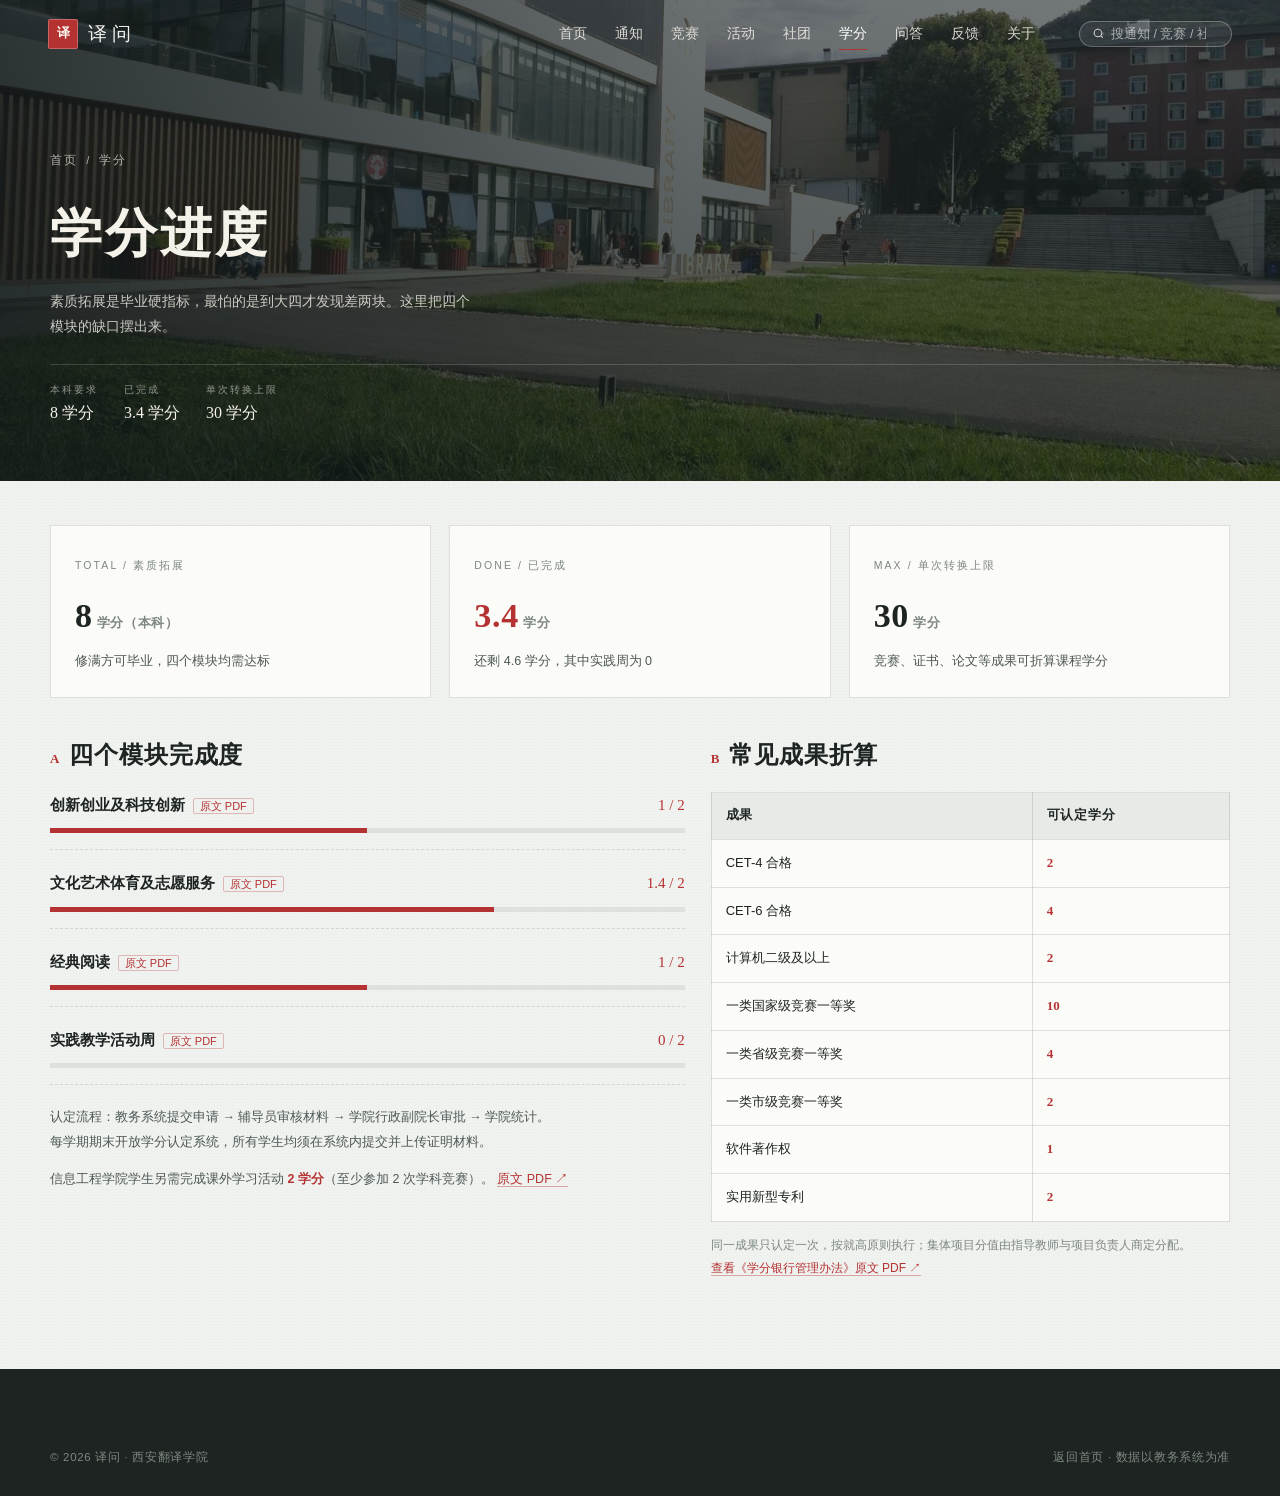
<file: page-credit.html>
<!DOCTYPE html>
<html lang="zh-CN">
<head>
<meta charset="UTF-8">
<meta name="viewport" content="width=device-width, initial-scale=1, viewport-fit=cover">
<meta name="theme-color" content="#f0f2ef">
<title>学分进度 · 译问｜西安翻译学院</title>
<meta name="description" content="素质拓展 8 学分四个模块完成度、常见成果折算与认定流程。">
<link rel="icon" href="data:image/svg+xml,%3Csvg xmlns='http://www.w3.org/2000/svg' viewBox='0 0 32 32'%3E%3Crect width='32' height='32' fill='%23b53232'/%3E%3Ctext x='16' y='23' text-anchor='middle' font-size='19' fill='%23f7f4ec' font-family='serif'%3E译%3C/text%3E%3C/svg%3E">
<link rel="stylesheet" href="assets/css/style.css">
</head>
<body data-page="credit">

<nav class="nav" id="nav">
  <a class="nav__brand" href="index.html"><span class="nav__mark">译</span><span class="nav__name">译问</span></a>
  <button class="nav__toggle" id="navToggle" aria-label="打开菜单"><span></span><span></span><span></span></button>
  <div class="nav__links">
    <a href="index.html">首页</a>
    <a href="page-notice.html">通知</a>
    <a href="page-competition.html">竞赛</a>
    <a href="page-activity.html">活动</a>
    <a href="page-club.html">社团</a>
    <a href="page-credit.html" class="is-active">学分</a>
    <a href="page-ask.html">问答</a>
    <a href="page-feedback.html">反馈</a>
    <a href="index.html#about">关于</a>
  </div>
  <div class="nav__right">
    <div class="nav__search">
      <svg viewBox="0 0 24 24" fill="none" stroke="currentColor" stroke-width="2"><circle cx="11" cy="11" r="7"/><path d="M20 20l-4-4"/></svg>
      <input id="searchInput" type="search" placeholder="搜通知 / 竞赛 / 社团" autocomplete="off">
    </div>
  </div>
</nav>
<div class="search-pop" id="searchPop"></div>

<header class="sub-hero">
  <div class="sub-hero__bg"><img src="assets/img/library-lawn.jpg" alt="玻璃幕墙图书馆与门前草坪台阶"></div>
  <div class="wrap sub-hero__in">
    <nav class="crumb"><a href="index.html">首页</a><span>/</span><span>学分</span></nav>
    <h1>学分进度</h1>
    <p>素质拓展是毕业硬指标，最怕的是到大四才发现差两块。这里把四个模块的缺口摆出来。</p>
    <div class="sub-hero__meta">
      <div><small>本科要求</small><b>8 学分</b></div>
      <div><small>已完成</small><b>3.4 学分</b></div>
      <div><small>单次转换上限</small><b>30 学分</b></div>
    </div>
  </div>
</header>

<main class="sub-body">
  <div class="wrap"><div id="pageApp"></div></div>
</main>

<footer class="footer">
  <div class="wrap">
    <div class="footer__bottom" style="margin-top:0;border-top:0">
      <span>© 2026 译问 · 西安翻译学院</span>
      <span><a href="index.html">返回首页</a> · 数据以教务系统为准</span>
    </div>
  </div>
</footer>
<button class="to-top" id="toTop" aria-label="回到顶部">↑</button>

<script src="assets/js/data.js"></script>
<script src="assets/js/app.js"></script>
<script src="assets/js/sub.js"></script>
</body>
</html>
</file>
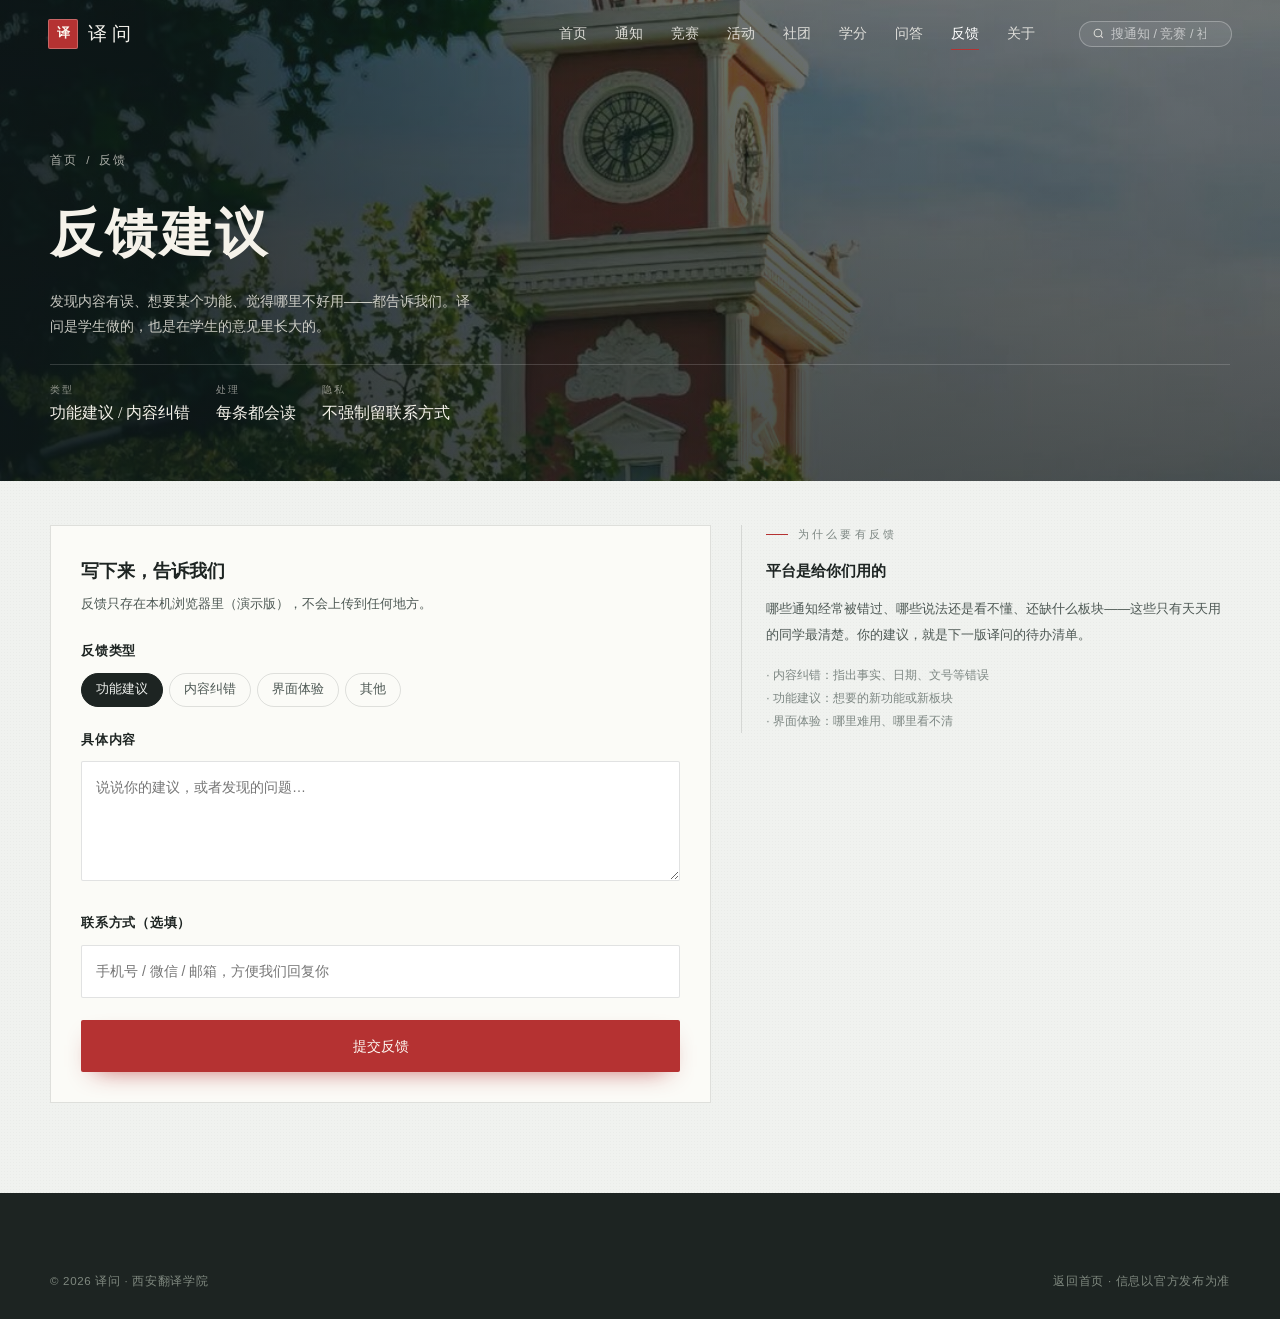
<file: page-feedback.html>
<!DOCTYPE html>
<html lang="zh-CN">
<head>
<meta charset="UTF-8">
<meta name="viewport" content="width=device-width, initial-scale=1, viewport-fit=cover">
<meta name="theme-color" content="#f0f2ef">
<title>反馈建议 · 译问｜西安翻译学院</title>
<meta name="description" content="提建议、纠错误、说想法，帮译问做得更好。每一条反馈都会被认真阅读。">
<link rel="icon" href="data:image/svg+xml,%3Csvg xmlns='http://www.w3.org/2000/svg' viewBox='0 0 32 32'%3E%3Crect width='32' height='32' fill='%23b53232'/%3E%3Ctext x='16' y='23' text-anchor='middle' font-size='19' fill='%23f7f4ec' font-family='serif'%3E译%3C/text%3E%3C/svg%3E">
<link rel="stylesheet" href="assets/css/style.css">
<style>
  .fb-grid { display: grid; grid-template-columns: 1.15fr 0.85fr; gap: 30px; align-items: start; }
  .fb-form { border: 1px solid var(--line); background: var(--card); padding: 30px; }
  .fb-form h3 { font-family: var(--serif); font-size: 18px; font-weight: 700; margin-bottom: 6px; }
  .fb-form .fb-sub { font-size: 13px; color: var(--ink-2); margin-bottom: 24px; }
  .fb-field { margin-bottom: 22px; }
  .fb-field label { display: block; font-family: var(--serif); font-size: 13px; font-weight: 700; letter-spacing: .06em; margin-bottom: 10px; }
  .fb-field .chips { display: flex; gap: 6px; flex-wrap: wrap; }
  .fb-field textarea, .fb-field input[type="text"] {
    width: 100%; border: 1px solid var(--line); border-radius: 2px; padding: 12px 14px;
    font: 14px/1.9 var(--hei); color: var(--ink); background: #fff; outline: none; resize: vertical;
  }
  .fb-field textarea { min-height: 120px; }
  .fb-field textarea:focus, .fb-field input[type="text"]:focus { border-color: var(--seal); }
  .fb-thanks {
    display: none; margin-top: 20px; border: 1px solid var(--line); border-left: 2px solid var(--seal);
    background: var(--card); padding: 20px 22px; font-family: var(--serif); font-size: 14px; line-height: 1.9;
  }
  .fb-thanks.is-on { display: block; }
  .fb-side { border-left: 1px solid var(--line); padding-left: 24px; }
  .fb-side h4 { font-family: var(--serif); font-size: 15px; font-weight: 700; margin-bottom: 12px; }
  .fb-side p { font-size: 13px; color: var(--ink-2); line-height: 2; }
  .fb-side .note { margin-top: 16px; font-size: 12px; color: var(--ink-3); line-height: 1.9; }
  @media (max-width: 1024px) {
    .fb-grid { grid-template-columns: 1fr; }
    .fb-side { border-left: 0; padding-left: 0; border-top: 1px solid var(--line); padding-top: 22px; }
  }
</style>
</head>
<body data-page="feedback">

<nav class="nav" id="nav">
  <a class="nav__brand" href="index.html"><span class="nav__mark">译</span><span class="nav__name">译问</span></a>
  <button class="nav__toggle" id="navToggle" aria-label="打开菜单"><span></span><span></span><span></span></button>
  <div class="nav__links">
    <a href="index.html">首页</a>
    <a href="page-notice.html">通知</a>
    <a href="page-competition.html">竞赛</a>
    <a href="page-activity.html">活动</a>
    <a href="page-club.html">社团</a>
    <a href="page-credit.html">学分</a>
    <a href="page-ask.html">问答</a>
    <a href="page-feedback.html" class="is-active">反馈</a>
    <a href="index.html#about">关于</a>
  </div>
  <div class="nav__right">
    <div class="nav__search">
      <svg viewBox="0 0 24 24" fill="none" stroke="currentColor" stroke-width="2"><circle cx="11" cy="11" r="7"/><path d="M20 20l-4-4"/></svg>
      <input id="searchInput" type="search" placeholder="搜通知 / 竞赛 / 社团" autocomplete="off">
    </div>
  </div>
</nav>
<div class="search-pop" id="searchPop"></div>

<header class="sub-hero">
  <div class="sub-hero__bg"><img src="assets/img/tower-green.jpg" alt="绿意掩映的西译钟楼"></div>
  <div class="wrap sub-hero__in">
    <nav class="crumb"><a href="index.html">首页</a><span>/</span><span>反馈</span></nav>
    <h1>反馈建议</h1>
    <p>发现内容有误、想要某个功能、觉得哪里不好用——都告诉我们。译问是学生做的，也是在学生的意见里长大的。</p>
    <div class="sub-hero__meta">
      <div><small>类型</small><b>功能建议 / 内容纠错</b></div>
      <div><small>处理</small><b>每条都会读</b></div>
      <div><small>隐私</small><b>不强制留联系方式</b></div>
    </div>
  </div>
</header>

<main class="sub-body">
  <div class="wrap">
    <div class="fb-grid">
      <div class="fb-form">
        <h3>写下来，告诉我们</h3>
        <p class="fb-sub">反馈只存在本机浏览器里（演示版），不会上传到任何地方。</p>

        <div class="fb-field">
          <label>反馈类型</label>
          <div class="chips" id="fbChips">
            <button class="chip is-on" data-v="功能建议">功能建议</button>
            <button class="chip" data-v="内容纠错">内容纠错</button>
            <button class="chip" data-v="界面体验">界面体验</button>
            <button class="chip" data-v="其他">其他</button>
          </div>
        </div>

        <div class="fb-field">
          <label>具体内容</label>
          <textarea id="fbContent" placeholder="说说你的建议，或者发现的问题…"></textarea>
        </div>

        <div class="fb-field">
          <label>联系方式（选填）</label>
          <input id="fbContact" type="text" placeholder="手机号 / 微信 / 邮箱，方便我们回复你">
        </div>

        <button class="btn btn--seal" id="fbSubmit" style="width:100%;justify-content:center">提交反馈</button>

        <div class="fb-thanks" id="fbThanks">
          <div style="font-family:var(--serif);font-size:15px;font-weight:700;color:var(--seal)">感谢你的反馈</div>
          我们会认真阅读并持续改进。想再提一条，直接继续写就好。
        </div>
      </div>

      <aside class="fb-side">
        <div class="eyebrow" style="margin-bottom:14px">为什么要有反馈</div>
        <h4>平台是给你们用的</h4>
        <p>哪些通知经常被错过、哪些说法还是看不懂、还缺什么板块——这些只有天天用的同学最清楚。你的建议，就是下一版译问的待办清单。</p>
        <div class="note">· 内容纠错：指出事实、日期、文号等错误<br>· 功能建议：想要的新功能或新板块<br>· 界面体验：哪里难用、哪里看不清</div>
      </aside>
    </div>
  </div>
</main>

<footer class="footer">
  <div class="wrap">
    <div class="footer__bottom" style="margin-top:0;border-top:0">
      <span>© 2026 译问 · 西安翻译学院</span>
      <span><a href="index.html">返回首页</a> · 信息以官方发布为准</span>
    </div>
  </div>
</footer>
<button class="to-top" id="toTop" aria-label="回到顶部">↑</button>

<script src="assets/js/data.js"></script>
<script src="assets/js/app.js"></script>
<script>
(function () {
  'use strict';
  let type = '功能建议';
  const chips = document.getElementById('fbChips');
  chips.addEventListener('click', (e) => {
    const b = e.target.closest('.chip');
    if (!b) return;
    chips.querySelectorAll('.chip').forEach(c => c.classList.remove('is-on'));
    b.classList.add('is-on');
    type = b.dataset.v;
  });
  document.getElementById('fbSubmit').addEventListener('click', () => {
    const content = document.getElementById('fbContent').value.trim();
    if (!content) { document.getElementById('fbContent').focus(); return; }
    try {
      const list = JSON.parse(localStorage.getItem('yiwen_feedback') || '[]');
      list.push({ type, content, contact: document.getElementById('fbContact').value.trim(), time: new Date().toLocaleString() });
      localStorage.setItem('yiwen_feedback', JSON.stringify(list));
    } catch (e) {}
    document.getElementById('fbThanks').classList.add('is-on');
    document.getElementById('fbContent').value = '';
    document.getElementById('fbContact').value = '';
  });
})();
</script>
</body>
</html>
</file>
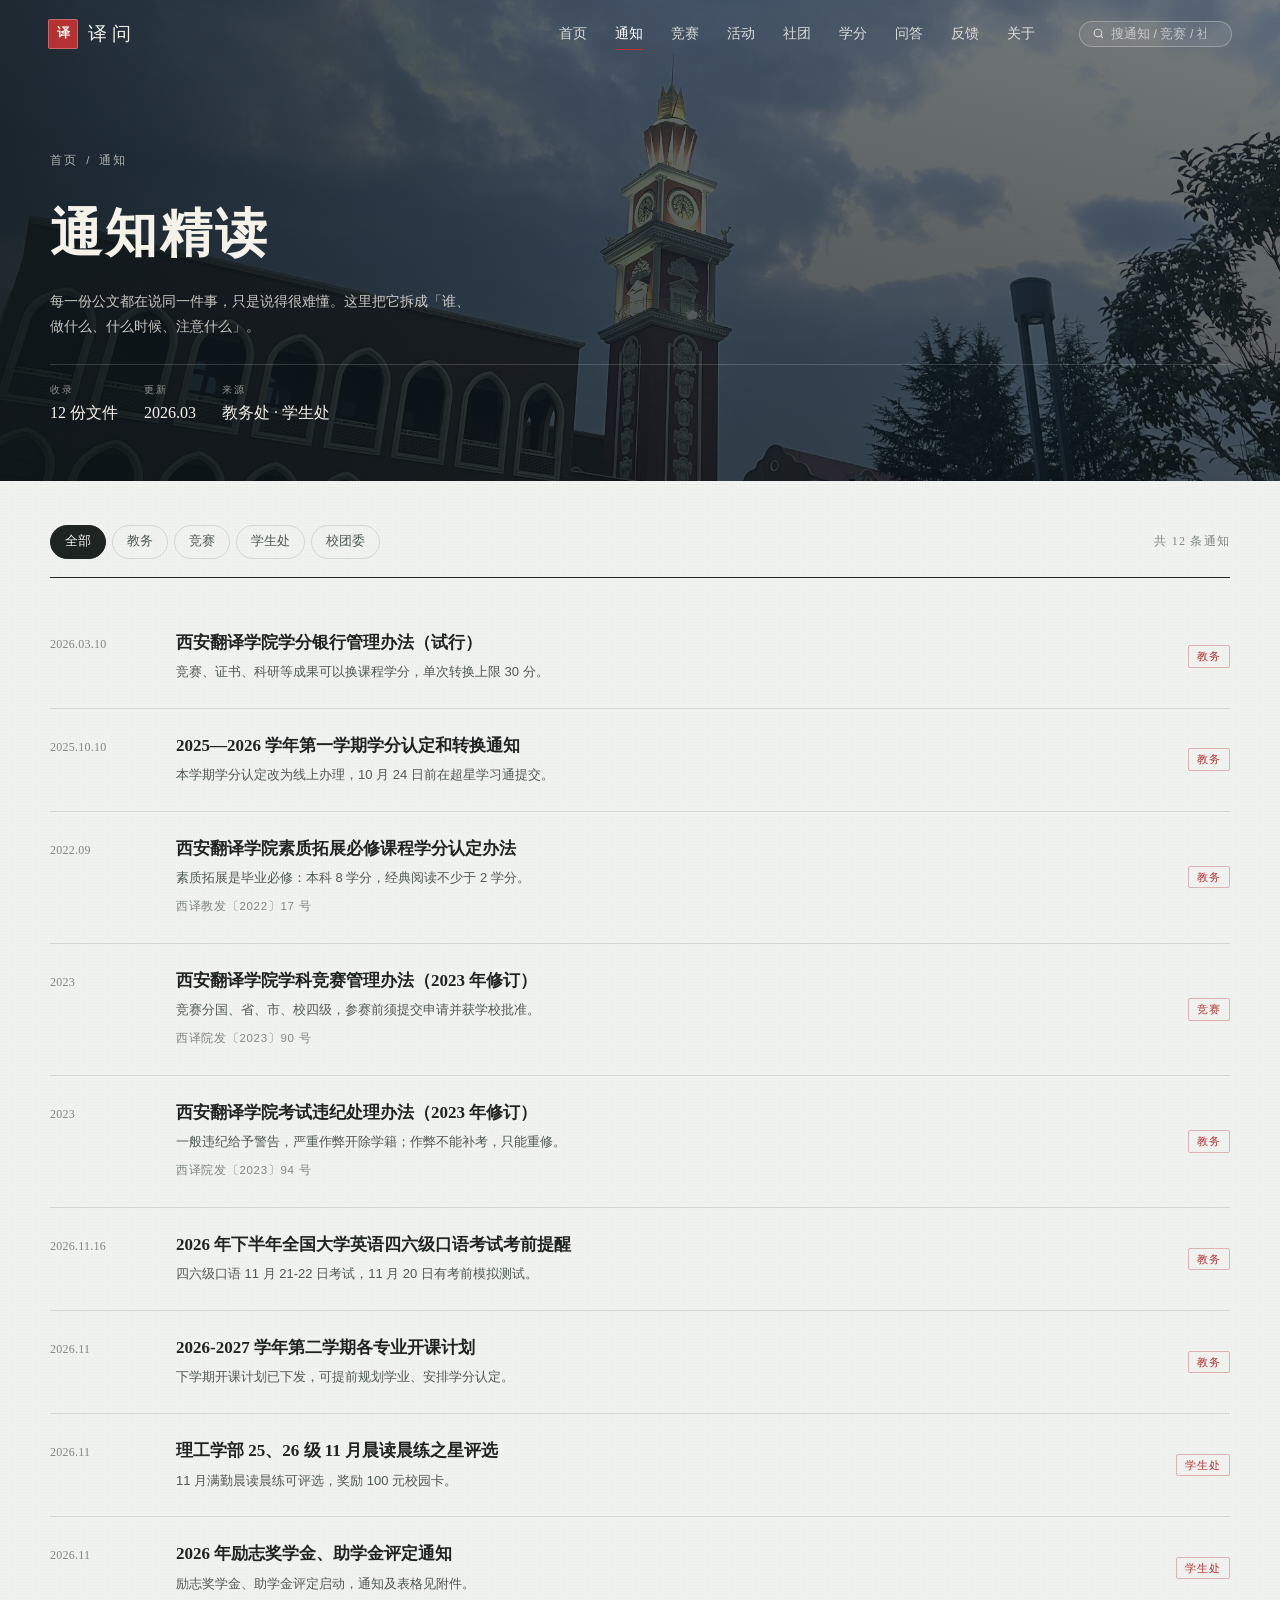
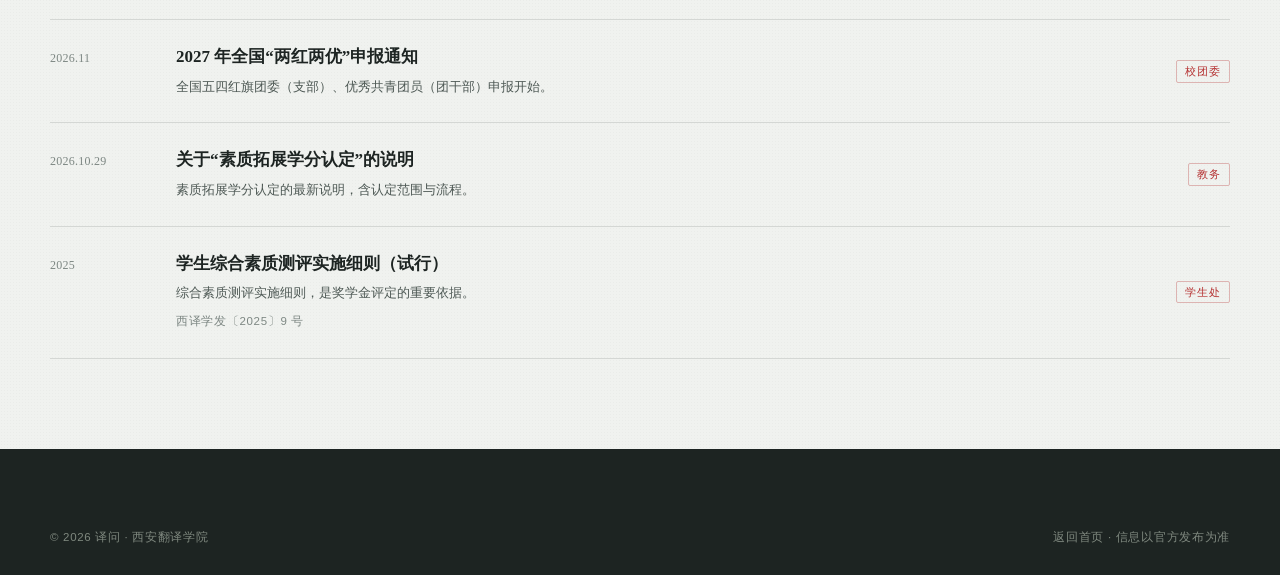
<file: page-notice.html>
<!DOCTYPE html>
<html lang="zh-CN">
<head>
<meta charset="UTF-8">
<meta name="viewport" content="width=device-width, initial-scale=1, viewport-fit=cover">
<meta name="theme-color" content="#f0f2ef">
<title>通知精读 · 译问｜西安翻译学院</title>
<meta name="description" content="把西安翻译学院的官方通知拆成谁、做什么、什么时候、注意什么，读完就能动手。">
<link rel="icon" href="data:image/svg+xml,%3Csvg xmlns='http://www.w3.org/2000/svg' viewBox='0 0 32 32'%3E%3Crect width='32' height='32' fill='%23b53232'/%3E%3Ctext x='16' y='23' text-anchor='middle' font-size='19' fill='%23f7f4ec' font-family='serif'%3E译%3C/text%3E%3C/svg%3E">
<link rel="stylesheet" href="assets/css/style.css">
</head>
<body data-page="notice">

<nav class="nav" id="nav">
  <a class="nav__brand" href="index.html"><span class="nav__mark">译</span><span class="nav__name">译问</span></a>
  <button class="nav__toggle" id="navToggle" aria-label="打开菜单"><span></span><span></span><span></span></button>
  <div class="nav__links">
    <a href="index.html">首页</a>
    <a href="page-notice.html" class="is-active">通知</a>
    <a href="page-competition.html">竞赛</a>
    <a href="page-activity.html">活动</a>
    <a href="page-club.html">社团</a>
    <a href="page-credit.html">学分</a>
    <a href="page-ask.html">问答</a>
    <a href="page-feedback.html">反馈</a>
    <a href="index.html#about">关于</a>
  </div>
  <div class="nav__right">
    <div class="nav__search">
      <svg viewBox="0 0 24 24" fill="none" stroke="currentColor" stroke-width="2"><circle cx="11" cy="11" r="7"/><path d="M20 20l-4-4"/></svg>
      <input id="searchInput" type="search" placeholder="搜通知 / 竞赛 / 社团" autocomplete="off">
    </div>
  </div>
</nav>
<div class="search-pop" id="searchPop"></div>

<header class="sub-hero">
  <div class="sub-hero__bg"><img src="assets/img/tower-cloudscape.jpg" alt="黄昏云层下的西译钟楼"></div>
  <div class="wrap sub-hero__in">
    <nav class="crumb"><a href="index.html">首页</a><span>/</span><span>通知</span></nav>
    <h1>通知精读</h1>
    <p>每一份公文都在说同一件事，只是说得很难懂。这里把它拆成「谁、做什么、什么时候、注意什么」。</p>
    <div class="sub-hero__meta">
      <div><small>收录</small><b>12 份文件</b></div>
      <div><small>更新</small><b>2026.03</b></div>
      <div><small>来源</small><b>教务处 · 学生处</b></div>
    </div>
  </div>
</header>

<main class="sub-body">
  <div class="wrap"><div id="pageApp"></div></div>
</main>

<footer class="footer">
  <div class="wrap">
    <div class="footer__bottom" style="margin-top:0;border-top:0">
      <span>© 2026 译问 · 西安翻译学院</span>
      <span><a href="index.html">返回首页</a> · 信息以官方发布为准</span>
    </div>
  </div>
</footer>
<button class="to-top" id="toTop" aria-label="回到顶部">↑</button>

<script src="assets/js/data.js"></script>
<script src="assets/js/app.js"></script>
<script src="assets/js/sub.js"></script>
</body>
</html>
</file>
<file: assets/css/style.css>
/* ==========================================================================
   译问 · 西译校园信息精读
   设计母题：钟塔——校园的时间坐标
   - 冷雾蓝纸底（信息未读时的安静）
   - 墨色正文（官方文件的本体）
   - 朱红（人手批注、重点、此刻）
   - 赤金（钟塔尖顶，只用于极小面积点缀）
   ========================================================================== */

:root {
  --paper: #f0f2ef;
  --paper-2: #e7eae6;
  --paper-3: #dde2dd;
  --ink: #1d2422;
  --ink-2: #4d5854;
  --ink-3: #7d8783;
  --seal: #b53232;
  --seal-deep: #8f2323;
  --gold: #c19a45;
  --line: rgba(29, 36, 34, 0.13);
  --line-2: rgba(29, 36, 34, 0.06);
  --card: #fbfbf7;
  --serif: "Songti SC", "SimSun", "STSong", "Noto Serif CJK SC", serif;
  --hei: -apple-system, BlinkMacSystemFont, "PingFang SC", "Microsoft YaHei", "Segoe UI", sans-serif;
  --fangsong: "FangSong", "STFangsong", "仿宋", var(--serif);
  --r: 2px;
  --shadow-1: 0 1px 2px rgba(29, 36, 34, 0.05);
  --shadow-2: 0 18px 48px -24px rgba(29, 36, 34, 0.35);
  --ease: cubic-bezier(0.22, 0.61, 0.36, 1);
}

* { margin: 0; padding: 0; box-sizing: border-box; }
html { scroll-behavior: smooth; -webkit-text-size-adjust: 100%; }
body {
  font-family: var(--hei);
  background-color: var(--paper);
  background-image: radial-gradient(rgba(29, 36, 34, 0.026) 1px, transparent 1px);
  background-size: 3px 3px;
  color: var(--ink);
  line-height: 1.75;
  -webkit-font-smoothing: antialiased;
  overflow-x: hidden;
  transition: background-color 0.8s var(--ease);
}
a { color: inherit; text-decoration: none; }
button { font: inherit; color: inherit; background: none; border: none; cursor: pointer; }
img { display: block; max-width: 100%; }
::selection { background: rgba(181, 50, 50, 0.16); }

/* ---------- 通用排版 ---------- */
.serif { font-family: var(--serif); }
.eyebrow {
  font-family: var(--hei); font-size: 11px; letter-spacing: 0.28em;
  text-transform: uppercase; color: var(--ink-3);
  display: flex; align-items: center; gap: 10px;
}
.eyebrow::before {
  content: ""; width: 22px; height: 1px; background: var(--seal); display: inline-block;
}
.sec-label {
  font-family: var(--serif); font-size: 12px; letter-spacing: 0.3em;
  color: var(--seal); margin-bottom: 14px; display: block;
}
.sec-title {
  font-family: var(--serif); font-weight: 700;
  font-size: clamp(26px, 3.6vw, 40px);
  line-height: 1.3; letter-spacing: 0.04em;
}
.sec-desc { color: var(--ink-2); font-size: 14px; max-width: 46ch; margin-top: 12px; }
.rule { height: 1px; background: var(--line); border: 0; }
.wrap { width: min(1180px, calc(100% - 48px)); margin: 0 auto; }

/* ---------- 顶部导航 ---------- */
.nav {
  position: fixed; inset: 0 0 auto 0; z-index: 100;
  display: flex; align-items: center; gap: 32px;
  padding: 16px clamp(16px, 4vw, 48px);
  transition: background 0.4s var(--ease), box-shadow 0.4s var(--ease), padding 0.4s var(--ease);
  color: #f4f2ec;
}
.nav__brand { display: flex; align-items: center; gap: 10px; flex-shrink: 0; }
.nav__mark {
  width: 30px; height: 30px; background: var(--seal); color: #fbf6ee;
  font-family: var(--serif); font-weight: 700; font-size: 13px;
  display: grid; place-items: center; border-radius: 2px;
  box-shadow: 0 0 0 1px rgba(255, 255, 255, 0.25) inset;
}
.nav__name { font-family: var(--serif); font-size: 19px; letter-spacing: 0.26em; }
.nav__links { display: flex; gap: 4px; margin-left: auto; overflow-x: auto; scrollbar-width: none; }
.nav__links::-webkit-scrollbar { display: none; }
.nav__links a {
  padding: 6px 12px; font-size: 13.5px; white-space: nowrap;
  border-radius: 2px; color: rgba(244, 242, 236, 0.86); position: relative;
  transition: color 0.25s, background 0.25s;
}
.nav__links a:hover { color: #fff; background: rgba(255, 255, 255, 0.12); }
.nav__links a.is-active { color: #fff; }
.nav__links a.is-active::after {
  content: ""; position: absolute; left: 12px; right: 12px; bottom: 2px;
  height: 1px; background: var(--seal);
}
.nav__right { display: flex; align-items: center; gap: 10px; flex-shrink: 0; }
.nav__search {
  display: flex; align-items: center; gap: 6px;
  border: 1px solid rgba(255, 255, 255, 0.28); border-radius: 999px;
  padding: 5px 12px; background: rgba(255, 255, 255, 0.08);
  transition: background 0.25s, border-color 0.25s;
}
.nav__search input {
  width: 108px; background: none; border: 0; outline: 0;
  color: #fff; font-size: 12.5px; font-family: var(--hei);
}
.nav__search input::placeholder { color: rgba(255, 255, 255, 0.6); }
.nav__search svg { width: 13px; height: 13px; opacity: 0.8; }

.nav.is-solid {
  background: rgba(240, 242, 239, 0.86);
  backdrop-filter: blur(14px) saturate(1.2);
  -webkit-backdrop-filter: blur(14px) saturate(1.2);
  box-shadow: 0 1px 0 var(--line), 0 12px 30px -22px rgba(29, 36, 34, 0.4);
  color: var(--ink); padding-top: 11px; padding-bottom: 11px;
}
.nav.is-solid .nav__links a { color: var(--ink-2); }
.nav.is-solid .nav__links a:hover { color: var(--ink); background: rgba(29, 36, 34, 0.05); }
.nav.is-solid .nav__search { border-color: var(--line); background: rgba(255, 255, 255, 0.6); }
.nav.is-solid .nav__search input { color: var(--ink); }
.nav.is-solid .nav__search input::placeholder { color: var(--ink-3); }

/* ---------- 搜索结果 ---------- */
.search-pop {
  position: fixed; top: 74px; right: clamp(16px, 4vw, 48px); width: min(340px, 88vw);
  background: var(--card); border: 1px solid var(--line); border-radius: 3px;
  box-shadow: var(--shadow-2); z-index: 110; display: none; overflow: hidden;
}
.search-pop.is-open { display: block; }
.search-pop__item {
  display: flex; gap: 10px; align-items: baseline;
  padding: 11px 16px; font-size: 13px; border-bottom: 1px solid var(--line-2);
}
.search-pop__item:last-child { border-bottom: 0; }
.search-pop__item:hover { background: rgba(181, 50, 50, 0.05); }
.search-pop__cat {
  font-family: var(--serif); font-size: 11px; color: var(--seal);
  border: 1px solid rgba(181, 50, 50, 0.3); padding: 0 6px; border-radius: 2px; flex-shrink: 0;
}
.search-pop__empty { padding: 16px; font-size: 13px; color: var(--ink-3); }

/* ==========================================================================
   首屏
   ========================================================================== */
.hero {
  position: relative; height: 100svh; min-height: 620px;
  overflow: hidden; display: grid; align-items: center;
  color: #f7f5ef;
}
.hero__layers { position: absolute; inset: -8% 0 -8%; will-change: transform; }
.hero__img {
  position: absolute; inset: 0; width: 100%; height: 100%; object-fit: cover;
  object-position: center 58%;
  transform: scale(1.06);
  animation: kenburns 26s ease-in-out infinite alternate;
}
@keyframes kenburns {
  from { transform: scale(1.06) translate3d(0, 0, 0); }
  to { transform: scale(1.13) translate3d(-1.4%, -1.6%, 0); }
}
.hero__veil {
  position: absolute; inset: 0;
  background:
    linear-gradient(180deg, rgba(14, 22, 26, 0.62) 0%, rgba(14, 22, 26, 0.14) 34%, rgba(14, 22, 26, 0.52) 100%),
    radial-gradient(120% 80% at 72% 52%, rgba(22, 30, 34, 0) 30%, rgba(16, 24, 28, 0.5) 100%);
}
.hero__fade {
  position: absolute; inset: auto 0 0 0; height: 20%;
  background: linear-gradient(180deg, rgba(240, 242, 239, 0) 0%, rgba(240, 242, 239, 0.55) 62%, var(--paper) 100%);
  pointer-events: none;
}
/* 光尘 */
.hero__dust { position: absolute; inset: 0; pointer-events: none; overflow: hidden; }
.hero__dust i {
  position: absolute; border-radius: 50%;
  background: radial-gradient(circle, rgba(255, 246, 224, 0.9), rgba(255, 246, 224, 0));
  animation: drift linear infinite;
}
@keyframes drift {
  from { transform: translate3d(0, 14px, 0) scale(0.9); opacity: 0; }
  16% { opacity: 0.9; }
  84% { opacity: 0.75; }
  to { transform: translate3d(26px, -74px, 0) scale(1.15); opacity: 0; }
}

.hero__inner {
  position: relative; z-index: 3; width: min(1180px, calc(100% - 48px));
  margin: 0 auto; padding-top: 40px;
}
.hero__meta {
  display: flex; align-items: center; gap: 14px; flex-wrap: wrap;
  font-size: 12px; letter-spacing: 0.18em; color: rgba(247, 245, 239, 0.78);
  margin-bottom: 26px;
}
.hero__meta span { display: flex; align-items: center; gap: 8px; }
.hero__meta b {
  font-family: var(--serif); font-weight: 400; font-size: 15px; letter-spacing: 0.06em;
  color: #fff;
}
.hero__meta .sep { width: 1px; height: 12px; background: rgba(255, 255, 255, 0.3); }

.hero h1 {
  font-family: var(--serif); font-weight: 700;
  font-size: clamp(42px, 7.2vw, 88px); line-height: 1.12; letter-spacing: 0.02em;
  text-shadow: 0 18px 50px rgba(0, 0, 0, 0.4);
  max-width: 14em;
}
.hero h1 em {
  font-style: normal; color: #ffd9a8; position: relative; white-space: nowrap;
}
.hero h1 em::after {
  content: ""; position: absolute; left: -1%; right: -3%; bottom: -0.06em; height: 0.1em;
  background: linear-gradient(90deg, rgba(181, 50, 50, 0.75), rgba(181, 50, 50, 0.25));
  z-index: -1; transform: skewX(-14deg);
}
.hero__sub { text-shadow: 0 1px 14px rgba(8, 14, 16, 0.55);
  font-size: 15px; line-height: 1.95; color: rgba(247, 245, 239, 0.82);
  margin-top: 24px; max-width: 468px;
  border-left: 1px solid rgba(255, 255, 255, 0.28); padding-left: 16px;
}
.hero__actions { display: flex; gap: 12px; flex-wrap: wrap; margin-top: 34px; }
.btn {
  display: inline-flex; align-items: center; gap: 9px;
  padding: 13px 26px; font-size: 14px; border-radius: 2px;
  transition: transform 0.35s var(--ease), background 0.3s, box-shadow 0.35s, color 0.3s;
  border: 1px solid transparent;
}
.btn svg { width: 14px; height: 14px; }
.btn--seal { background: var(--seal); color: #fdf8f2; box-shadow: 0 10px 26px -14px rgba(181, 50, 50, 0.9); }
.btn--seal:hover { background: var(--seal-deep); transform: translateY(-3px); }
.btn--ghost { border-color: rgba(255, 255, 255, 0.42); color: #f7f5ef; backdrop-filter: blur(4px); }
.btn--ghost:hover { background: rgba(255, 255, 255, 0.14); transform: translateY(-3px); }

/* 实时时钟（右上，轻量） */
.hero__clock {
  position: absolute; right: clamp(16px, 4vw, 48px); bottom: clamp(60px, 12vh, 130px);
  z-index: 4; display: flex; flex-direction: column; align-items: center; gap: 12px;
  color: rgba(247, 245, 239, 0.8);
}
.hero__clock svg { width: 108px; height: 108px; opacity: 0.9; }
.hero__clock .t {
  font-family: var(--serif); font-size: 13px; letter-spacing: 0.22em;
  writing-mode: vertical-rl; text-orientation: upright; opacity: 0.68;
}

/* 滚动提示 */
.hero__scroll {
  position: absolute; left: 50%; bottom: 26px; transform: translateX(-50%);
  z-index: 4; font-size: 11px; letter-spacing: 0.3em; color: rgba(247, 245, 239, 0.7);
  display: flex; flex-direction: column; align-items: center; gap: 10px;
}
.hero__scroll::after {
  content: ""; width: 1px; height: 36px; background: linear-gradient(180deg, rgba(255, 255, 255, 0.6), transparent);
  animation: pump 2.4s ease-in-out infinite;
}
@keyframes pump { 0%, 100% { opacity: 0.3; transform: scaleY(0.6); } 50% { opacity: 1; transform: scaleY(1); } }

/* ==========================================================================
   进度轨（左侧竖线，随滚动填充）
   ========================================================================== */
.rail {
  position: fixed; left: clamp(10px, 2vw, 26px); top: 50%; transform: translateY(-50%);
  z-index: 60; display: flex; flex-direction: column; gap: 0; align-items: center;
  pointer-events: none;
}
.rail__line { position: absolute; top: 0; bottom: 0; width: 1px; background: var(--line); left: 50%; }
.rail__fill { position: absolute; top: 0; width: 1px; background: var(--seal); left: 50%; height: 0%; transition: height 0.2s linear; }
.rail__dot {
  width: 5px; height: 5px; border-radius: 50%; background: var(--paper-3);
  margin: 18px 0; position: relative; z-index: 2; transition: background 0.4s, transform 0.4s;
}
.rail__dot.is-on { background: var(--seal); transform: scale(1.5); }

/* ==========================================================================
   章节通用
   ========================================================================== */
.section { padding: clamp(72px, 11vw, 128px) 0; position: relative; }
.section__head { display: flex; align-items: flex-end; justify-content: space-between; gap: 30px; flex-wrap: wrap; margin-bottom: 46px; }
.section__head-l { max-width: 60%; }

/* 显现动画 */
[data-reveal] { opacity: 0; transform: translateY(26px); transition: opacity 0.9s var(--ease), transform 0.9s var(--ease); }
[data-reveal].is-in { opacity: 1; transform: none; }
[data-reveal][data-delay="1"] { transition-delay: 0.08s; }
[data-reveal][data-delay="2"] { transition-delay: 0.16s; }
[data-reveal][data-delay="3"] { transition-delay: 0.24s; }
[data-reveal][data-delay="4"] { transition-delay: 0.32s; }

/* ==========================================================================
   01 钟面导航
   ========================================================================== */
.dial-sec { background: linear-gradient(180deg, var(--paper) 0%, var(--paper-2) 100%); }
.dial-sec__grid { display: grid; grid-template-columns: minmax(0, 1fr) minmax(0, 1.05fr); gap: clamp(24px, 5vw, 72px); align-items: center; }

.dial { position: relative; width: min(430px, 84vw); aspect-ratio: 1; margin: 0 auto; }
.dial__ring { position: absolute; inset: 0; }
.dial__ring svg { width: 100%; height: 100%; overflow: visible; }
.dial::before {
  content: ""; position: absolute; inset: -8%; border-radius: 50%;
  background: radial-gradient(circle, rgba(255, 255, 255, 0.5) 0%, rgba(255, 255, 255, 0) 68%);
  pointer-events: none;
}
.dial__label {
  position: absolute; left: 50%; top: 50%;
  padding: 6px 10px; border-radius: 2px; white-space: nowrap;
  text-align: center; font-family: var(--serif); font-size: 15px; letter-spacing: 0.1em;
  color: var(--ink-2);
  transform: translate(-50%, -50%);
  transition: color 0.3s, letter-spacing 0.3s, background 0.3s;
}
.dial__label:hover { color: var(--seal); letter-spacing: 0.18em; }
.dial__label.is-on { color: var(--seal); font-weight: 700; }
.dial__label.is-on::after {
  content: ""; display: block; height: 1px; background: var(--seal); margin: 4px 8px 0;
}
.dial__hand {
  position: absolute; left: 50%; top: 50%; width: 1px; height: 32%;
  background: var(--seal); transform-origin: bottom center;
  transform: translate(-50%, -100%) rotate(-90deg);
  transition: transform 0.9s cubic-bezier(0.34, 1.4, 0.64, 1);
  box-shadow: 0 0 12px rgba(181, 50, 50, 0.35);
}
.dial__hand::after {
  content: ""; position: absolute; top: -5px; left: -4px; width: 9px; height: 12px;
  background: var(--seal); clip-path: polygon(50% 0, 100% 100%, 0 100%);
}
.dial__hub {
  position: absolute; left: 50%; top: 50%; transform: translate(-50%, -50%);
  width: 104px; height: 104px; border-radius: 50%;
  border: 1px solid var(--line); background: rgba(251, 251, 247, 0.82);
  display: flex; flex-direction: column; align-items: center; justify-content: center; gap: 1px;
  backdrop-filter: blur(6px); box-shadow: 0 6px 24px rgba(29, 36, 34, 0.06);
}
.dial__hub small {
  font-size: 9px; letter-spacing: 0.26em; color: var(--ink-3); text-indent: 0.26em;
}
.dial__hub b {
  font-family: var(--serif); font-size: 23px; font-weight: 700; letter-spacing: 0.04em; color: var(--ink);
  font-variant-numeric: tabular-nums;
}
.dial__hub .now {
  font-family: var(--serif); font-size: 11px; color: var(--seal); letter-spacing: 0.16em; text-indent: 0.16em;
}

/* 模块面板 */
.panel { position: relative; min-height: 460px; }
.panel__pane { display: none; }
.panel__pane.is-on { display: block; animation: paneIn 0.6s var(--ease) both; }
@keyframes paneIn { from { opacity: 0; transform: translateY(14px); } to { opacity: 1; transform: none; } }
.panel__kicker {
  font-size: 11px; letter-spacing: 0.24em; color: var(--ink-3); margin-bottom: 10px;
  display: flex; align-items: center; gap: 10px;
}
.panel__kicker::after { content: ""; flex: 1; height: 1px; background: var(--line); }
.panel__title { font-family: var(--serif); font-size: 24px; font-weight: 700; letter-spacing: 0.04em; }
.panel__title .num { color: var(--seal); font-size: 13px; margin-right: 8px; letter-spacing: 0.1em; }
.panel__desc { font-size: 13.5px; color: var(--ink-2); margin-top: 8px; max-width: 42ch; }
.panel__more {
  display: inline-flex; align-items: center; gap: 6px; margin-top: 20px;
  font-size: 13px; color: var(--seal); border-bottom: 1px solid rgba(181, 50, 50, 0.35); padding-bottom: 3px;
}
.panel__more:hover { gap: 12px; }

/* 列表（通知） */
.nlist { margin-top: 24px; }
.nitem {
  display: grid; grid-template-columns: 84px minmax(0, 1fr) auto; gap: 16px; align-items: baseline;
  padding: 16px 0; border-top: 1px solid var(--line); cursor: pointer;
  transition: padding-left 0.3s var(--ease), background 0.3s;
}
.nitem:hover { padding-left: 8px; background: linear-gradient(90deg, rgba(181, 50, 50, 0.04), transparent 70%); }
.nitem__date { font-family: var(--serif); font-size: 11.5px; line-height: 1.6; color: var(--ink-3); letter-spacing: 0.03em; }
.nitem__t { font-family: var(--serif); font-size: 15px; font-weight: 700; letter-spacing: 0.02em; }
.nitem__s { font-size: 12.5px; color: var(--ink-2); margin-top: 3px; }
.nitem__tag {
  font-size: 10.5px; letter-spacing: 0.12em; color: var(--seal);
  border: 1px solid rgba(181, 50, 50, 0.3); padding: 1px 7px; border-radius: 2px; white-space: nowrap;
}

/* ==========================================================================
   02 原文 → 人话（核心演示）
   ========================================================================== */
.reader-sec { background: var(--paper); }
.reader {
  display: grid; grid-template-columns: minmax(0, 1.06fr) minmax(0, 0.94fr);
  gap: clamp(20px, 3.6vw, 52px); margin-top: 40px; align-items: start;
}
.reader__col-h {
  display: flex; align-items: center; justify-content: space-between; gap: 16px;
  padding-bottom: 12px; border-bottom: 1px solid var(--ink); margin-bottom: 18px;
}
.reader__col-h h3 { font-family: var(--serif); font-size: 14px; letter-spacing: 0.2em; font-weight: 700; }
.reader__col-h span { font-size: 11px; color: var(--ink-3); letter-spacing: 0.1em; }

.doc-original {
  font-family: var(--fangsong); font-size: 15px; line-height: 2.15; color: #43494a;
  background: #f7f6f0; border: 1px solid var(--line);
  padding: 58px 30px 72px; position: relative;
  box-shadow: var(--shadow-1);
}
.doc-original::before {
  content: "西安翻译学院文件"; position: absolute; top: 0; left: 0; right: 0;
  text-align: center; font-family: var(--serif); font-weight: 700; font-size: 16px;
  color: var(--seal); padding: 12px 0 10px; letter-spacing: 0.12em;
  border-bottom: 1px solid rgba(181, 50, 50, 0.3); background: linear-gradient(180deg, rgba(181, 50, 50, 0.05), transparent);
}
.doc-original .doc-body { margin-top: 22px; }
.doc-original .doc-body p { margin-bottom: 12px; text-indent: 2em; }
.doc-original .doc-no {
  text-align: center; font-size: 13px; color: var(--ink-3); letter-spacing: 0.1em; margin-bottom: 16px;
}
.doc-original .hl {
  color: #8f2626; font-weight: 700;
  text-decoration: underline;
  text-decoration-color: rgba(181, 50, 50, 0.55);
  text-decoration-thickness: 1.5px;
  text-underline-offset: 5px;
  text-decoration-skip-ink: none;
}
.seal-stamp {
  position: absolute; right: 26px; bottom: 26px; width: 74px; height: 74px; border-radius: 50%;
  border: 2px solid rgba(181, 50, 50, 0.55); color: rgba(181, 50, 50, 0.7);
  display: grid; place-items: center; font-family: var(--serif); font-size: 11px;
  letter-spacing: 0.16em; transform: rotate(-9deg); line-height: 1.4; text-align: center;
  mix-blend-mode: multiply;
}

.doc-human { position: relative; }
.doc-human__head { display: flex; align-items: center; gap: 10px; margin-bottom: 6px; }
.doc-human__head .who {
  font-family: var(--serif); font-size: 12px; letter-spacing: 0.14em;
  background: var(--seal); color: #fff; padding: 2px 9px; border-radius: 2px;
}
.doc-human__head .tm { font-size: 11px; color: var(--ink-3); }
.brief { list-style: none; }
.brief li {
  position: relative; padding: 14px 0 14px 30px; border-bottom: 1px dashed var(--line);
  opacity: 0; transform: translateY(12px);
}
.doc-human.is-play .brief li { animation: briefIn 0.65s var(--ease) forwards; }
.brief li:nth-child(1) { animation-delay: 0.05s; }
.brief li:nth-child(2) { animation-delay: 0.2s; }
.brief li:nth-child(3) { animation-delay: 0.35s; }
.brief li:nth-child(4) { animation-delay: 0.5s; }
@keyframes briefIn { to { opacity: 1; transform: none; } }
.brief { counter-reset: bq; }
.brief li::before {
  counter-increment: bq; content: "0" counter(bq);
  position: absolute; left: 0; top: 19px;
  font-family: var(--serif); font-size: 11px; letter-spacing: 0.04em;
  color: var(--seal); opacity: 0.72;
}
.brief .k {
  display: inline-block; font-family: var(--serif); font-size: 12px; letter-spacing: 0.1em;
  color: var(--seal); margin-right: 8px;
}
.brief .v { font-size: 14.5px; line-height: 1.85; }
.brief .v strong {
  font-weight: 700; color: var(--ink);
  background: linear-gradient(180deg, transparent 62%, rgba(181, 50, 50, 0.18) 62%);
}
.hand-note {
  margin-top: 16px; font-family: var(--serif); font-size: 13px; color: var(--seal);
  padding-left: 30px; position: relative;
}
.hand-note::before {
  content: "批"; position: absolute; left: 0; top: 0; width: 20px; height: 20px;
  border: 1px solid var(--seal); border-radius: 50%; font-size: 10px;
  display: grid; place-items: center; color: var(--seal);
}

/* 三个要点条 */
.facts { display: grid; grid-template-columns: repeat(3, 1fr); gap: 1px; background: var(--line); margin-top: 28px; border: 1px solid var(--line); }
.fact { background: var(--card); padding: 18px 16px; }
.fact small { font-size: 10.5px; letter-spacing: 0.2em; color: var(--ink-3); display: block; margin-bottom: 6px; }
.fact b { font-family: var(--serif); font-size: 15px; font-weight: 700; }
.fact span { font-size: 12px; color: var(--ink-2); display: block; margin-top: 2px; }

/* ==========================================================================
   03 四时光影
   ========================================================================== */
.light-sec { background: var(--paper-2); overflow: hidden; }
.light__stage {
  position: relative; margin-top: 34px; display: grid;
  grid-template-columns: minmax(0, 1.35fr) minmax(0, 1fr); gap: 0;
  border: 1px solid var(--line); background: var(--card); box-shadow: var(--shadow-2);
}
.light__view { position: relative; aspect-ratio: 16 / 11; overflow: hidden; background: #20261f; }
.light__view img {
  position: absolute; inset: 0; width: 100%; height: 100%; object-fit: cover;
  opacity: 0; transform: scale(1.06); transition: opacity 0.9s var(--ease), transform 1.4s var(--ease);
}
.light__view img.is-on { opacity: 1; transform: scale(1); }
.light__cap {
  position: absolute; left: 0; right: 0; bottom: 0; padding: 26px 26px 20px;
  background: linear-gradient(0deg, rgba(14, 20, 22, 0.82), transparent);
  color: #f4f2ea; z-index: 2;
}
.light__cap b { font-family: var(--serif); font-size: 20px; letter-spacing: 0.1em; }
.light__cap span { display: block; font-size: 12.5px; opacity: 0.8; margin-top: 4px; }
.light__side { padding: 26px; display: flex; flex-direction: column; }
.light__tabs { list-style: none; margin-top: 4px; }
.light__tab {
  display: flex; align-items: baseline; gap: 14px; padding: 15px 0;
  border-bottom: 1px solid var(--line-2); cursor: pointer; text-align: left; width: 100%;
  transition: color 0.3s, padding-left 0.35s var(--ease);
}
.light__tab:hover { padding-left: 6px; }
.light__tab.is-on { color: var(--seal); padding-left: 6px; border-bottom-color: rgba(181, 50, 50, 0.22); background: linear-gradient(90deg, rgba(181, 50, 50, 0.07), rgba(181, 50, 50, 0) 70%); }
.light__tab .t { font-family: var(--serif); font-size: 16px; font-weight: 700; letter-spacing: 0.12em; }
.light__tab .d { font-size: 11.5px; color: var(--ink-3); margin-left: auto; font-family: var(--serif); }
.light__note { margin-top: auto; padding-top: 18px; font-size: 12px; color: var(--ink-3); line-height: 1.9; }

/* ==========================================================================
   04 社团墙
   ========================================================================== */
.club-sec { background: var(--paper); }
.club-wall {
  display: grid; grid-template-columns: repeat(12, 1fr); gap: 18px 16px;
  grid-auto-rows: 322px; margin-top: 38px;
}
.club {
  grid-column: span 4; display: flex; flex-direction: column; min-width: 0;
  background: var(--paper); border: 1px solid var(--line); cursor: pointer;
  transition: border-color 0.4s, transform 0.5s var(--ease);
}
.club:nth-child(1) { grid-column: span 5; }
.club:nth-child(2) { grid-column: span 4; }
.club:nth-child(3) { grid-column: span 3; }
.club:hover { border-color: rgba(181, 50, 50, 0.36); transform: translateY(-2px); }
.club__img { position: relative; flex: 1; min-height: 0; overflow: hidden; background: #2a3129; }
.club__img img { width: 100%; height: 100%; object-fit: cover; display: block; transition: transform 0.8s var(--ease), filter 0.5s; filter: saturate(0.82) contrast(1.02); }
.club:hover .club__img img { transform: scale(1.05); filter: saturate(1); }
.club__cat {
  position: absolute; left: 10px; top: 10px; z-index: 2;
  font-size: 10px; letter-spacing: 0.16em; color: var(--seal);
  background: rgba(247, 246, 240, 0.92); padding: 3px 7px 2px; border-radius: 1px;
}
.club__cap { padding: 10px 12px 12px; border-top: 1px solid var(--line); background: var(--paper); }
.club__name { font-family: var(--serif); font-size: 15px; font-weight: 700; letter-spacing: 0.04em; color: var(--ink); }
.club__line { font-size: 11.5px; color: var(--ink-3); margin-top: 3px; letter-spacing: 0.02em; }

/* ==========================================================================
   05 学分 / 问答 条带
   ========================================================================== */
.strip-sec { background: var(--paper-2); }
.strip { display: grid; grid-template-columns: repeat(3, 1fr); gap: 1px; background: var(--line); border: 1px solid var(--line); }
.strip__cell { background: var(--card); padding: 32px 28px 30px; transition: background 0.4s; }
.strip__cell--credit { position: relative; padding-right: 118px; }
.strip__cell:hover { background: #fdfcf7; }
.strip__cell small { font-family: var(--serif); font-size: 11px; letter-spacing: 0.24em; color: var(--seal); }
.strip__cell h4 { font-family: var(--serif); font-size: 22px; font-weight: 700; margin: 12px 0 8px; letter-spacing: 0.04em; }
.strip__cell p { font-size: 13px; color: var(--ink-2); line-height: 1.85; }
.strip__cell .go { margin-top: 18px; display: inline-flex; gap: 6px; font-size: 12.5px; color: var(--ink); border-bottom: 1px solid var(--line); padding-bottom: 3px; }

/* 进度环 */
.ring { display: block; width: 84px; height: 84px; margin-bottom: 14px; }
.strip__cell--credit .ring { position: absolute; right: 24px; top: 30px; width: 78px; height: 78px; margin: 0; }

/* ==========================================================================
   页脚
   ========================================================================== */
.footer {
  background: var(--ink); color: #cfd4cd; padding: 60px 0 28px; position: relative; overflow: hidden;
}
.footer__grid { display: grid; grid-template-columns: 1.4fr 1fr 1fr; gap: 40px; align-items: start; }
.footer__brand { display: flex; align-items: center; gap: 12px; color: #f4f2ea; }
.footer__mark {
  width: 34px; height: 34px; background: var(--seal); display: grid; place-items: center;
  font-family: var(--serif); font-size: 14px; border-radius: 2px;
}
.footer__brand b { font-family: var(--serif); font-size: 21px; letter-spacing: 0.26em; }
.footer p { font-size: 12.5px; line-height: 1.9; margin-top: 14px; color: #9aa39a; max-width: 40ch; }
.footer h5 { font-size: 11px; letter-spacing: 0.22em; color: #8b948b; margin-bottom: 12px; font-weight: 400; }
.footer ul { list-style: none; }
.footer li { margin-bottom: 7px; }
.footer li a { font-size: 13px; color: #cfd4cd; }
.footer li a:hover { color: #fff; }
.footer__tower { position: absolute; right: 4%; bottom: -6px; width: 96px; opacity: 0.16; }
.footer__bottom {
  margin-top: 46px; padding-top: 18px; border-top: 1px solid rgba(255, 255, 255, 0.08);
  display: flex; justify-content: space-between; gap: 16px; flex-wrap: wrap;
  font-size: 11.5px; color: #7f887f; letter-spacing: 0.06em;
}

/* 回到顶部 */
.to-top {
  position: fixed; right: 24px; bottom: 24px; width: 42px; height: 42px;
  border-radius: 50%; border: 1px solid var(--line); background: rgba(251, 251, 247, 0.9);
  backdrop-filter: blur(8px); display: grid; place-items: center; z-index: 90;
  opacity: 0; visibility: hidden; transform: translateY(10px);
  transition: all 0.4s var(--ease); font-size: 15px; color: var(--ink-2);
}
.to-top.is-on { opacity: 1; visibility: visible; transform: none; }
.to-top:hover { border-color: var(--seal); color: var(--seal); }

/* ==========================================================================
   子页面
   ========================================================================== */
.sub-hero {
  position: relative; padding: 150px 0 54px; color: #f5f2ea; overflow: hidden;
}
.sub-hero__bg { position: absolute; inset: 0; }
.sub-hero__bg img { width: 100%; height: 100%; object-fit: cover; filter: brightness(1.2) saturate(1.06); }
.sub-hero__bg::after {
  content: ""; position: absolute; inset: 0;
  background:
    linear-gradient(90deg, rgba(14, 22, 24, 0.80) 0%, rgba(14, 22, 24, 0.42) 54%, rgba(14, 22, 24, 0.34) 100%),
    linear-gradient(180deg, rgba(14, 22, 24, 0.34) 0%, rgba(14, 22, 24, 0.58) 100%);
}
body[data-page="club"] .sub-hero__bg img { object-position: 50% 82%; }
body[data-page="activity"] .sub-hero__bg img { object-position: 50% 26%; }
body[data-page="notice"] .sub-hero__bg img { object-position: 50% 46%; }
.sub-hero__in { position: relative; z-index: 2; }
.crumb { font-size: 11.5px; letter-spacing: 0.18em; color: rgba(245, 242, 234, 0.68); display: flex; gap: 8px; margin-bottom: 18px; }
.crumb a:hover { color: #fff; }
.sub-hero h1 {
  font-family: var(--serif); font-size: clamp(30px, 4.4vw, 52px); font-weight: 700; letter-spacing: 0.06em;
}
.sub-hero p { font-size: 14px; color: rgba(245, 242, 234, 0.8); margin-top: 10px; max-width: 54ch; }
.sub-hero__meta { display: flex; gap: 26px; flex-wrap: wrap; margin-top: 26px; border-top: 1px solid rgba(255, 255, 255, 0.16); padding-top: 16px; }
.sub-hero__meta div small { display: block; font-size: 10px; letter-spacing: 0.2em; color: rgba(245, 242, 234, 0.55); }
.sub-hero__meta div b { font-family: var(--serif); font-size: 16px; font-weight: 400; }

.sub-body { padding: 44px 0 90px; }
.sub-toolbar {
  display: flex; align-items: center; justify-content: space-between; gap: 16px;
  flex-wrap: wrap; padding-bottom: 18px; border-bottom: 1px solid var(--ink); margin-bottom: 28px;
}
.chips { display: flex; gap: 6px; flex-wrap: wrap; }
.chip {
  font-size: 12.5px; padding: 5px 14px; border: 1px solid var(--line);
  border-radius: 999px; color: var(--ink-2); transition: all 0.25s;
}
.chip:hover { border-color: var(--ink-3); }
.chip.is-on { background: var(--ink); border-color: var(--ink); color: var(--paper); }
.sub-count { font-family: var(--serif); font-size: 12px; color: var(--ink-3); letter-spacing: 0.1em; }

/* 通知列表页 */
.notice-list { display: grid; gap: 0; }
.notice-row {
  display: grid; grid-template-columns: 104px minmax(0, 1fr) auto; gap: 22px;
  padding: 24px 0; border-bottom: 1px solid var(--line); cursor: pointer;
  transition: background 0.3s, padding-left 0.3s var(--ease);
}
.notice-row:hover { padding-left: 10px; background: linear-gradient(90deg, rgba(181, 50, 50, 0.04), transparent 60%); }
.notice-row__date { font-family: var(--serif); font-size: 12px; color: var(--ink-3); padding-top: 4px; white-space: nowrap; letter-spacing: 0.02em; }
.notice-row__no { display: inline-block; font-size: 11.5px; color: var(--ink-3); letter-spacing: 0.06em; margin-top: 6px; }
.notice-row h3 { font-family: var(--serif); font-size: 17px; font-weight: 700; line-height: 1.55; }
.notice-row p { font-size: 13px; color: var(--ink-2); margin-top: 5px; max-width: 68ch; }
.notice-row__tags { display: flex; gap: 6px; align-items: center; }

/* 通知详情(原文左 / 批注右) */
.notice-detail__head {
  display: flex; align-items: flex-start; gap: 16px; flex-wrap: wrap;
  padding-bottom: 18px; border-bottom: 1px solid var(--ink); margin-bottom: 28px;
}
.notice-detail__back {
  font-size: 13px; color: var(--ink-2); border: 1px solid var(--line); border-radius: 2px;
  padding: 7px 14px; flex-shrink: 0; transition: all 0.25s;
}
.notice-detail__back:hover { border-color: var(--seal); color: var(--seal); }
.notice-detail__t { flex: 1; min-width: 220px; }
.notice-detail__t h2 { font-family: var(--serif); font-size: 22px; font-weight: 700; line-height: 1.45; }
.notice-detail__meta { font-size: 12px; color: var(--ink-3); margin-top: 6px; letter-spacing: 0.06em; }
.notice-detail .reader { margin-top: 0; }
.notice-detail .doc-human .brief li { opacity: 1; transform: none; }
.badge {
  font-size: 10.5px; letter-spacing: 0.1em; padding: 1px 8px; border-radius: 2px;
  border: 1px solid rgba(181, 50, 50, 0.32); color: var(--seal); white-space: nowrap;
}
.badge--mute { border-color: var(--line); color: var(--ink-3); }

/* 竞赛卡 */
.grid-2 { display: grid; grid-template-columns: repeat(2, 1fr); gap: 18px; }
.comp {
  background: var(--card); border: 1px solid var(--line); padding: 26px 24px;
  display: flex; flex-direction: column; gap: 10px; position: relative; overflow: hidden;
  transition: box-shadow 0.4s, transform 0.4s var(--ease);
}
.comp:hover { transform: translateY(-4px); box-shadow: var(--shadow-2); }
.comp::before {
  content: ""; position: absolute; left: 0; top: 0; bottom: 0; width: 2px; background: var(--seal);
  opacity: 0; transition: opacity 0.3s;
}
.comp:hover::before { opacity: 1; }
.comp__top { display: flex; justify-content: space-between; align-items: center; gap: 10px; }
.comp h3 { font-family: var(--serif); font-size: 18px; font-weight: 700; line-height: 1.5; }
.comp p { font-size: 13px; color: var(--ink-2); }
.comp__foot { display: flex; align-items: flex-end; justify-content: space-between; gap: 12px; margin-top: auto; padding-top: 14px; border-top: 1px dashed var(--line); }
.comp__cd { font-family: var(--serif); }
.comp__cd b { font-size: 26px; color: var(--seal); letter-spacing: 0.04em; }
.comp__cd small { font-size: 11px; color: var(--ink-3); margin-left: 3px; }
.comp__meta { font-size: 11.5px; color: var(--ink-3); text-align: right; line-height: 1.7; }

/* 社团页 */
.club-grid { display: grid; grid-template-columns: repeat(3, 1fr); gap: 18px; }
.club-card { border: 1px solid var(--line); background: var(--card); overflow: hidden; cursor: pointer; transition: transform 0.4s var(--ease), box-shadow 0.4s; }
.club-card:hover { transform: translateY(-4px); box-shadow: var(--shadow-2); }
.club-card__media { position: relative; aspect-ratio: 16 / 10; overflow: hidden; background: #2a3129; }
.club-card__media img { width: 100%; height: 100%; object-fit: cover; transition: transform 0.8s var(--ease); }
.club-card:hover .club-card__media img { transform: scale(1.06); }
.club-card__media .badge { position: absolute; left: 12px; top: 12px; background: rgba(251, 251, 247, 0.92); }
.club-card__body { padding: 16px 18px 18px; }
.club-card h3 { font-family: var(--serif); font-size: 16.5px; font-weight: 700; }
.club-card p { font-size: 12.5px; color: var(--ink-2); margin-top: 4px; }

/* 学分页 */
.credit-cards { display: grid; grid-template-columns: repeat(3, 1fr); gap: 18px; margin-bottom: 36px; }
.credit-card { border: 1px solid var(--line); background: var(--card); padding: 24px; }
.credit-card small { font-size: 10.5px; letter-spacing: 0.2em; color: var(--ink-3); }
.credit-card b { display: block; font-family: var(--serif); font-size: 34px; margin-top: 8px; letter-spacing: 0.02em; }
.credit-card b em { font-style: normal; font-size: 13px; color: var(--ink-3); margin-left: 4px; }
.credit-card p { font-size: 12.5px; color: var(--ink-2); margin-top: 6px; }
.table { width: 100%; border-collapse: collapse; background: var(--card); font-size: 13px; }
.table th, .table td { border: 1px solid var(--line); padding: 12px 14px; text-align: left; }
.table th { font-family: var(--serif); font-weight: 700; background: var(--paper-2); font-size: 12.5px; letter-spacing: 0.06em; }
.table td b { color: var(--seal); font-family: var(--serif); }

/* 问答页 */
.ask-box { border: 1px solid var(--line); background: var(--card); padding: 28px; }
.ask-box textarea {
  width: 100%; min-height: 92px; border: 0; outline: 0; resize: vertical;
  font: 14px/1.9 var(--hei); color: var(--ink); background: transparent;
}
.ask-box__foot { display: flex; align-items: center; justify-content: space-between; gap: 12px; flex-wrap: wrap; border-top: 1px solid var(--line-2); padding-top: 14px; }
.ask-box__hint { font-size: 12px; color: var(--ink-3); }
.ask-samples { display: flex; gap: 8px; flex-wrap: wrap; margin-top: 18px; }
.ask-samples button { font-size: 12.5px; border: 1px dashed var(--line); padding: 6px 14px; color: var(--ink-2); border-radius: 2px; }
.ask-samples button:hover { border-color: var(--seal); color: var(--seal); }
.faq summary { position: relative; padding-right: 28px; }
.faq summary::after {
  content: "+"; position: absolute; right: 0; top: -2px;
  font-family: var(--serif); font-size: 15px; color: var(--ink-3); transition: transform .25s, color .25s;
}
.faq details[open] summary::after { content: "−"; color: var(--seal); }
.faq summary:hover::after { color: var(--seal); }

.credit-grid { display: grid; grid-template-columns: 1.1fr 0.9fr; gap: 26px; align-items: start; }
.ask-grid { display: grid; grid-template-columns: 1.25fr 0.75fr; gap: 30px; align-items: start; }


/* ==========================================================================
   校园地图
   ========================================================================== */
.map-sec { background: var(--paper); }
.map-box {
  display: block; position: relative; margin-top: 36px;
  border: 1px solid var(--line); overflow: hidden; background: var(--card);
  box-shadow: var(--shadow-2);
}
.map-box img { width: 100%; height: auto; display: block; }
.map-box__hint {
  position: absolute; right: 14px; bottom: 14px;
  font-size: 12px; color: #f4f2ea; background: rgba(29, 36, 34, 0.72);
  padding: 6px 12px; border-radius: 2px; letter-spacing: 0.06em;
  opacity: 0; transition: opacity 0.3s;
}
.map-box:hover .map-box__hint { opacity: 1; }


/* 移动端汉堡菜单 */
.nav__toggle { display: none; flex-direction: column; gap: 4px; padding: 8px 4px; z-index: 2; flex-shrink: 0; }
.nav__toggle span { display: block; width: 20px; height: 1.6px; background: currentColor; transition: transform 0.3s var(--ease), opacity 0.3s; }
.nav__toggle.is-open span:nth-child(1) { transform: translateY(5.6px) rotate(45deg); }
.nav__toggle.is-open span:nth-child(2) { opacity: 0; }
.nav__toggle.is-open span:nth-child(3) { transform: translateY(-5.6px) rotate(-45deg); }
.nav__links.is-open {
  display: flex !important; position: absolute; top: 100%; left: 0; right: 0;
  flex-direction: column; gap: 0; padding: 6px 16px 14px; margin-left: 0;
  background: rgba(240, 242, 239, 0.98); backdrop-filter: blur(14px);
  border-bottom: 1px solid var(--line); box-shadow: 0 14px 30px -20px rgba(29, 36, 34, 0.4);
}
.nav__links.is-open a { padding: 12px 4px; font-size: 15px; color: var(--ink-2) !important; border-bottom: 1px solid var(--line-2); }
.nav__links.is-open a:hover { color: var(--seal) !important; background: none !important; }

/* 响应式 */

@media (max-width: 1024px) {
  .credit-grid, .ask-grid { grid-template-columns: 1fr; }
  .ask-grid > #about { border-left: 0; padding-left: 0; border-top: 1px solid var(--line); padding-top: 22px; }
  .dial-sec__grid, .reader, .light__stage { grid-template-columns: 1fr; }
  .light__view { aspect-ratio: 16 / 10; }
  .strip, .footer__grid, .credit-cards { grid-template-columns: 1fr; }
  .grid-2 { grid-template-columns: 1fr; }
  .club-grid { grid-template-columns: repeat(2, 1fr); }
  .club-wall { grid-template-columns: repeat(6, 1fr); }
  .club, .club:nth-child(1), .club:nth-child(2), .club:nth-child(3) { grid-column: span 4; }
  .club-wall { grid-auto-rows: 280px; }
}
@media (max-width: 760px) {
  .wrap { width: calc(100% - 32px); }
  .rail { display: none; }
  .nav { gap: 12px; padding: 12px 16px; }
  .nav__links { display: none; }
  .nav__toggle { display: flex; }
  .nav__search input { width: 84px; }
  .hero h1 { font-size: clamp(34px, 10vw, 52px); }
  .hero__clock { display: none; }
  .section__head-l { max-width: 100%; }
  .facts { grid-template-columns: 1fr; }
  .club-grid { grid-template-columns: 1fr; }
  .club-wall { grid-template-columns: 1fr; }
  .club, .club:nth-child(1), .club:nth-child(2), .club:nth-child(3) { grid-column: span 1; }
  .club-wall { grid-auto-rows: 300px; }
  .notice-row { grid-template-columns: 1fr; gap: 8px; }
  .notice-row__tags { justify-content: flex-start; }
  .sub-hero { padding: 110px 0 40px; }
}
</file>
